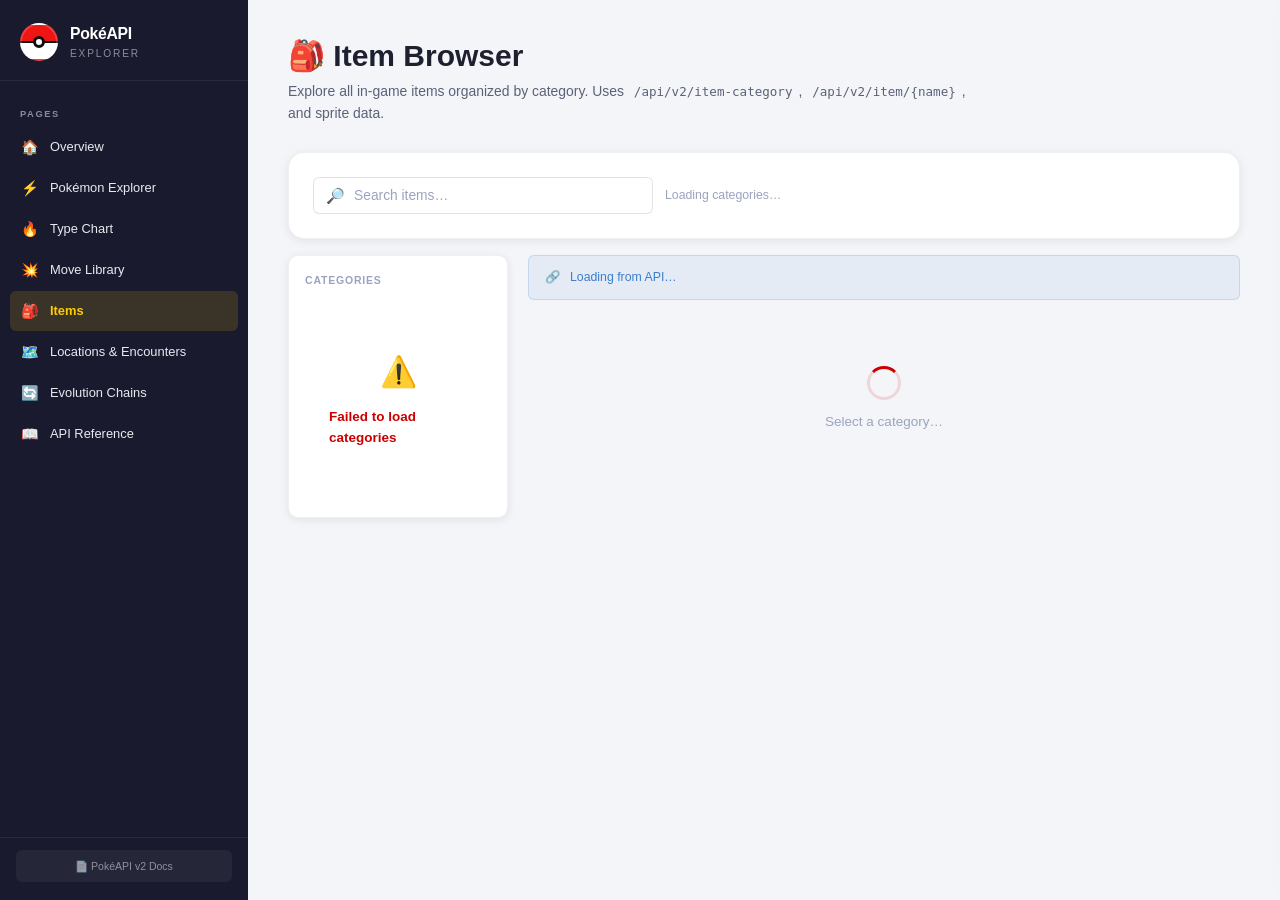
<file: development/items.html>
<!DOCTYPE html>
<html lang="en">
<head>
<meta charset="UTF-8">
<meta name="viewport" content="width=device-width, initial-scale=1.0">
<title>Items — PokéAPI Explorer</title>
<link rel="stylesheet" href="shared.css">
<style>
.items-layout { display:grid; grid-template-columns:220px 1fr; gap:20px; align-items:start; }
.cat-sidebar { position:sticky; top:20px; }
.cat-list { display:flex; flex-direction:column; gap:2px; max-height:70vh; overflow-y:auto; }
.cat-item {
  padding:9px 14px; border-radius:var(--r-sm); cursor:pointer;
  font-size:0.85rem; font-weight:600; transition:var(--t);
  text-transform:capitalize; color:var(--text-light);
  border:1px solid transparent;
}
.cat-item:hover { background:var(--bg); color:var(--text); }
.cat-item.on { background:rgba(204,0,0,0.08); color:var(--red); border-color:rgba(204,0,0,0.15); }

.item-grid { display:grid; grid-template-columns:repeat(auto-fill,minmax(180px,1fr)); gap:10px; }
.item-card {
  display:flex; align-items:center; gap:10px;
  padding:10px 12px; border-radius:var(--r);
  cursor:pointer; transition:var(--t);
  border:1px solid var(--border); background:var(--card-bg);
  overflow:hidden;
}
.item-card:hover { border-color:var(--border-medium); box-shadow:var(--shadow-xs); transform:translateY(-1px); }
.item-card img { width:36px; height:36px; image-rendering:pixelated; flex-shrink:0; }
.item-card-name { font-size:0.82rem; font-weight:700; text-transform:capitalize; line-height:1.3; }
.item-card-cat  { font-size:0.68rem; color:var(--text-muted); text-transform:capitalize; }

/* Detail panel */
.item-detail-panel {
  position:fixed; top:0; right:-480px; width:440px; height:100vh;
  background:var(--card-bg); box-shadow:-8px 0 40px rgba(0,0,0,0.15);
  z-index:200; overflow-y:auto; transition:right var(--t-slow);
}
.item-detail-panel.open { right:0; }
.item-detail-hero { padding:28px 24px 20px; background:linear-gradient(135deg,#1a1a2e,#16213e); }
.item-detail-sprite { width:80px; height:80px; image-rendering:pixelated; margin:0 auto 12px; }
.item-detail-name { font-size:1.3rem; font-weight:900; color:#fff; text-transform:capitalize; text-align:center; }
.item-detail-body { padding:24px; }
.item-stat-row { display:flex; justify-content:space-between; align-items:flex-start; padding:9px 0; border-bottom:1px solid var(--border); font-size:0.86rem; }
.item-stat-row:last-child { border-bottom:none; }
.item-stat-key { color:var(--text-light); font-weight:600; }
.item-stat-val { font-weight:700; text-align:right; max-width:240px; text-transform:capitalize; }
.holder-list { display:flex; flex-wrap:wrap; gap:5px; margin-top:8px; }
.holder-item { display:flex; align-items:center; gap:4px; font-size:0.72rem; background:var(--bg); border-radius:var(--r-sm); padding:3px 8px; cursor:pointer; transition:var(--t); }
.holder-item:hover { background:var(--border); }
.holder-item img { width:24px; height:24px; image-rendering:pixelated; }
</style>
</head>
<body>
<aside id="sidebar"></aside>
<main id="main">
<div class="page">

  <div class="page-header">
    <h1>🎒 Item Browser</h1>
    <p>Explore all in-game items organized by category. Uses <code style="font-size:0.9em;background:var(--bg);padding:2px 6px;border-radius:4px">/api/v2/item-category</code>, <code style="font-size:0.9em;background:var(--bg);padding:2px 6px;border-radius:4px">/api/v2/item/{name}</code>, and sprite data.</p>
  </div>

  <div class="card" style="margin-bottom:16px">
    <div style="display:flex;gap:12px;flex-wrap:wrap;align-items:center">
      <div class="input-wrap" style="flex:1;min-width:200px;max-width:340px">
        <span class="input-icon">🔎</span>
        <input id="item-search" class="input" placeholder="Search items…" autocomplete="off">
      </div>
      <div id="item-status" style="font-size:0.82rem;color:var(--text-muted)">Loading categories…</div>
    </div>
  </div>

  <div class="items-layout">
    <!-- Category sidebar -->
    <div class="cat-sidebar card card-sm">
      <div style="font-size:0.7rem;font-weight:800;text-transform:uppercase;letter-spacing:0.8px;color:var(--text-muted);margin-bottom:8px">Categories</div>
      <div class="cat-list" id="cat-list"><div class="loading-center"><div class="spinner"></div></div></div>
    </div>

    <!-- Item grid -->
    <div>
      <div class="alert alert-info" style="margin-bottom:14px;font-size:0.82rem">
        <span>🔗</span>
        <span id="api-call-info">Loading from API…</span>
      </div>
      <div id="item-grid" class="item-grid stagger">
        <div class="loading-center" style="grid-column:1/-1"><div class="spinner"></div><span>Select a category…</span></div>
      </div>
      <div id="item-pager" style="margin-top:16px;text-align:center"></div>
    </div>
  </div>

</div>
</main>

<!-- Detail panel -->
<div class="overlay" id="overlay"></div>
<div class="item-detail-panel" id="item-detail-panel">
  <div id="item-detail-content"></div>
</div>

<script src="shared.js"></script>
<script>
buildSidebar('items');

let categories = [];
let currentCat = null;
let currentItems = [];
let allItemSearch = [];
let searchMode = false;
let itemPage = 0;
const ITEM_PAGE = 40;

/* Load all categories */
async function loadCategories() {
  try {
    const data = await apiFetch('/item-category?limit=100');
    categories = data.results;
    const catList = document.getElementById('cat-list');
    catList.innerHTML = `<div class="cat-item on" data-cat="all" onclick="selectCat('all')">⭐ All Items</div>` +
      categories.map(c=>`<div class="cat-item" data-cat="${c.name}" onclick="selectCat('${c.name}')">${cap(c.name)}</div>`).join('');
    document.getElementById('item-status').textContent = `${data.count} categories loaded`;
    selectCat('all');
  } catch(e) {
    document.getElementById('cat-list').innerHTML = errorHTML('Failed to load categories');
  }
}

async function selectCat(catName) {
  currentCat = catName;
  searchMode = false;
  document.getElementById('item-search').value = '';
  document.querySelectorAll('.cat-item').forEach(el => el.classList.toggle('on', el.dataset.cat === catName));

  const grid = document.getElementById('item-grid');
  grid.innerHTML = loadingHTML('Loading items…');

  try {
    if (catName === 'all') {
      // Load first 200 items
      const data = await apiFetch('/item?limit=200&offset=0');
      currentItems = data.results;
      document.getElementById('api-call-info').innerHTML = `Loaded <strong>${data.count}</strong> items from <strong>GET /api/v2/item?limit=200</strong>`;
    } else {
      const data = await apiFetch(`/item-category/${catName}`);
      currentItems = data.items || [];
      document.getElementById('api-call-info').innerHTML = `Category "${cap(catName)}" has <strong>${currentItems.length} items</strong> — from <strong>GET /api/v2/item-category/${catName}</strong>`;
    }
    itemPage = 0;
    renderItems(currentItems);
  } catch(e) {
    grid.innerHTML = errorHTML('Failed to load items.');
  }
}

function renderItems(items) {
  const grid = document.getElementById('item-grid');
  const start = itemPage * ITEM_PAGE;
  const slice = items.slice(start, start + ITEM_PAGE);
  const total = Math.ceil(items.length / ITEM_PAGE);

  if (!slice.length) { grid.innerHTML = emptyHTML('No items found.'); return; }

  grid.innerHTML = slice.map(item => {
    const name = item.name || item.url?.split('/').filter(Boolean).pop() || '?';
    const id = item.url ? urlId(item.url) : '';
    return `<div class="item-card" onclick="loadItemDetail('${name}')">
      <img src="https://raw.githubusercontent.com/PokeAPI/sprites/master/sprites/items/${name}.png"
           alt="${name}" onerror="this.src='https://raw.githubusercontent.com/PokeAPI/sprites/master/sprites/items/potion.png'">
      <div><div class="item-card-name">${cap(name)}</div><div class="item-card-cat">${currentCat === 'all' ? '' : cap(currentCat)}</div></div>
    </div>`;
  }).join('');

  const pager = document.getElementById('item-pager');
  if (total > 1) {
    pager.innerHTML = `
      <button class="btn btn-secondary btn-sm" onclick="changeItemPage(-1)" ${itemPage===0?'disabled':''}>← Prev</button>
      <span style="font-size:0.82rem;color:var(--text-muted);margin:0 8px">Page ${itemPage+1}/${total} · ${items.length} items</span>
      <button class="btn btn-secondary btn-sm" onclick="changeItemPage(1)" ${itemPage>=total-1?'disabled':''}>Next →</button>`;
  } else {
    pager.innerHTML = `<span style="font-size:0.8rem;color:var(--text-muted)">${items.length} items</span>`;
  }
}

function changeItemPage(d) {
  const items = searchMode ? allItemSearch : currentItems;
  const total = Math.ceil(items.length / ITEM_PAGE);
  itemPage = Math.max(0, Math.min(itemPage+d, total-1));
  renderItems(items);
}

/* Item detail */
async function loadItemDetail(name) {
  const panel = document.getElementById('item-detail-panel');
  const overlay = document.getElementById('overlay');
  const content = document.getElementById('item-detail-content');
  panel.classList.add('open');
  overlay.classList.add('on');
  content.innerHTML = loadingHTML(`Loading ${cap(name)}…`);

  try {
    const d = await apiFetch(`/item/${name}`);

    const effect = d.effect_entries?.find(e=>e.language.name==='en');
    const shortEff = effect?.short_effect || '';
    const longEff  = effect?.effect || '';
    const flavorEn = d.flavor_text_entries?.find(e=>e.language.name==='en');

    const holders = (d.held_by_pokemon || []).slice(0, 20);

    content.innerHTML = `
      <div class="item-detail-hero">
        <div style="display:flex;justify-content:flex-end;padding:0 0 8px">
          <button class="detail-close" onclick="closeItemDetail()">✕</button>
        </div>
        <img class="item-detail-sprite"
          src="https://raw.githubusercontent.com/PokeAPI/sprites/master/sprites/items/${d.name}.png"
          alt="${d.name}"
          onerror="this.style.opacity='0.3'">
        <div class="item-detail-name">${cap(d.name)}</div>
        ${d.category?.name ? `<div style="margin-top:6px"><span class="badge badge-gray">${cap(d.category.name)}</span></div>` : ''}
      </div>
      <div class="item-detail-body">
        ${flavorEn ? `<p style="font-size:0.86rem;color:var(--text-light);font-style:italic;line-height:1.65;margin-bottom:16px">"${flavorEn.text}"</p>` : ''}

        <div class="item-stat-row"><span class="item-stat-key">Cost</span><span class="item-stat-val">${fmtCost(d.cost)}</span></div>
        ${d.fling_power ? `<div class="item-stat-row"><span class="item-stat-key">Fling Power</span><span class="item-stat-val">${d.fling_power}</span></div>` : ''}
        ${d.fling_effect?.name ? `<div class="item-stat-row"><span class="item-stat-key">Fling Effect</span><span class="item-stat-val">${cap(d.fling_effect.name)}</span></div>` : ''}
        ${d.attributes?.length ? `<div class="item-stat-row"><span class="item-stat-key">Attributes</span><span class="item-stat-val">${d.attributes.map(a=>cap(a.name)).join(', ')}</span></div>` : ''}

        ${shortEff ? `<div style="margin:16px 0 10px">
          <div style="font-size:0.68rem;font-weight:800;text-transform:uppercase;letter-spacing:0.6px;color:var(--text-muted);margin-bottom:6px">Effect</div>
          <p style="font-size:0.85rem;color:var(--text);line-height:1.6">${shortEff}</p>
        </div>` : ''}

        ${holders.length ? `<div style="margin-top:16px">
          <div style="font-size:0.68rem;font-weight:800;text-transform:uppercase;letter-spacing:0.6px;color:var(--text-muted);margin-bottom:8px">Held by Pokémon (${d.held_by_pokemon.length})</div>
          <div class="holder-list">
            ${holders.map(({pokemon:p}) => {
              const id = urlId(p.url);
              return `<div class="holder-item" onclick="window.location='pokemon.html?q=${p.name}'" title="${cap(p.name)}">
                <img src="${spriteUrl(id)}" alt="${p.name}">
                <span>${cap(p.name)}</span>
              </div>`;
            }).join('')}
            ${d.held_by_pokemon.length > 20 ? `<span style="font-size:0.74rem;color:var(--text-muted)">+${d.held_by_pokemon.length-20} more</span>` : ''}
          </div>
        </div>` : ''}

        <div style="background:var(--code-bg);border-radius:var(--r-sm);padding:10px 14px;font-family:monospace;font-size:0.72rem;color:#94e2d5;margin-top:16px">
          GET /api/v2/item/${name}
        </div>
      </div>`;
  } catch(e) {
    content.innerHTML = errorHTML('Failed to load item data.');
  }
}

function closeItemDetail() {
  document.getElementById('item-detail-panel').classList.remove('open');
  document.getElementById('overlay').classList.remove('on');
}
document.getElementById('overlay').addEventListener('click', closeItemDetail);

/* Search */
document.getElementById('item-search').addEventListener('input', debounce(async e => {
  const q = e.target.value.toLowerCase().trim().replace(/\s+/g,'-');
  if (!q) { searchMode = false; selectCat(currentCat || 'all'); return; }
  searchMode = true;

  if (!allItemSearch.length || allItemSearch[0]._query !== q) {
    // Fetch all items and filter
    const data = await apiFetch('/item?limit=1500');
    allItemSearch = data.results.filter(i => i.name.includes(q));
    allItemSearch._query = q;
  }
  itemPage = 0;
  document.getElementById('api-call-info').innerHTML = `Search results for "<strong>${q}</strong>": ${allItemSearch.length} items`;
  renderItems(allItemSearch);
}, 350));

loadCategories();
</script>
</body>
</html>
</file>
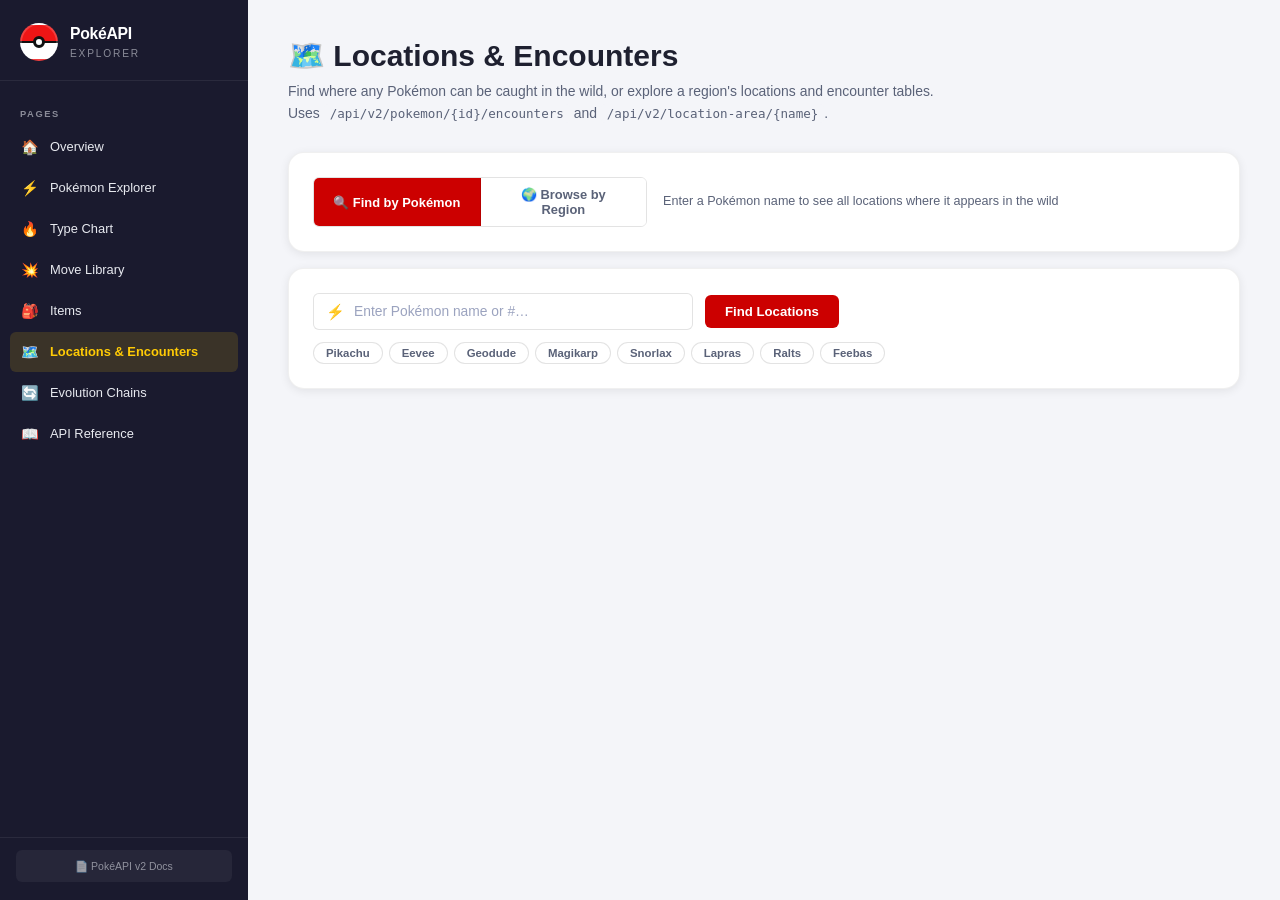
<file: development/locations.html>
<!DOCTYPE html>
<html lang="en">
<head>
<meta charset="UTF-8">
<meta name="viewport" content="width=device-width, initial-scale=1.0">
<title>Locations & Encounters — PokéAPI Explorer</title>
<link rel="stylesheet" href="shared.css">
<style>
.mode-toggle { display:flex; gap:0; border:1.5px solid var(--border-medium); border-radius:var(--r-sm); overflow:hidden; }
.mode-btn { flex:1; padding:9px 18px; font-size:0.86rem; font-weight:700; background:var(--card-bg); border:none; color:var(--text-light); cursor:pointer; transition:var(--t); }
.mode-btn.on { background:var(--red); color:#fff; }
.mode-btn:first-child { border-right:1.5px solid var(--border-medium); }

.encounter-badge {
  display:inline-flex; padding:3px 8px; border-radius:var(--r-sm);
  font-size:0.68rem; font-weight:700; text-transform:capitalize;
  background:rgba(61,125,202,0.1); color:var(--blue);
}

.location-card { border:1px solid var(--border); border-radius:var(--r-lg); overflow:hidden; margin-bottom:8px; }
.location-card-header {
  display:flex; align-items:center; justify-content:space-between;
  padding:13px 18px; background:var(--card-bg); cursor:pointer;
  transition:var(--t); border-bottom:1px solid transparent; user-select:none;
}
.location-card-header:hover { background:var(--bg); }
.location-card-header.open { border-bottom-color:var(--border); }
.location-card-header .chevron { transition:transform var(--t); color:var(--text-muted); font-size:0.85rem; }
.location-card-header.open .chevron { transform:rotate(90deg); }
.location-name { font-weight:700; font-size:0.92rem; text-transform:capitalize; }
.location-card-body { display:none; padding:16px 18px; background:var(--card-bg); }
.location-card-body.open { display:block; }

.enc-pokemon-row { display:flex; align-items:center; gap:12px; padding:8px 0; border-bottom:1px solid var(--border); }
.enc-pokemon-row:last-child { border-bottom:none; }
.enc-poke-sprite { width:44px; height:44px; image-rendering:pixelated; flex-shrink:0; }
.enc-poke-name { font-weight:700; font-size:0.88rem; text-transform:capitalize; flex:1; cursor:pointer; }
.enc-poke-name:hover { color:var(--blue); }
.enc-details { font-size:0.74rem; color:var(--text-muted); display:flex; gap:6px; flex-wrap:wrap; }
.enc-pill { background:var(--bg); padding:2px 8px; border-radius:var(--r-full); white-space:nowrap; }

.region-grid { display:grid; grid-template-columns:repeat(auto-fill,minmax(140px,1fr)); gap:10px; }
.region-card {
  background:var(--card-bg); border:1px solid var(--border); border-radius:var(--r-lg);
  padding:16px 14px; cursor:pointer; transition:var(--t); text-align:center;
}
.region-card:hover { border-color:var(--border-medium); box-shadow:var(--shadow-sm); transform:translateY(-2px); }
.region-card.on { border-color:var(--red); box-shadow:0 0 0 2px rgba(204,0,0,0.15); }
.region-icon { font-size:1.8rem; margin-bottom:6px; }
.region-name { font-size:0.88rem; font-weight:800; text-transform:capitalize; }
.region-games { font-size:0.7rem; color:var(--text-muted); margin-top:2px; }

.version-tabs { display:flex; flex-wrap:wrap; gap:4px; margin-bottom:14px; }
.ver-tab {
  padding:4px 12px; border-radius:var(--r-full); font-size:0.76rem; font-weight:700;
  cursor:pointer; border:1.5px solid var(--border-medium); color:var(--text-light);
  background:var(--card-bg); transition:var(--t); text-transform:capitalize;
}
.ver-tab:hover { border-color:var(--text-muted); color:var(--text); }
.ver-tab.on { background:var(--blue); color:#fff; border-color:transparent; }
.ver-panel { display:none; }
.ver-panel.on { display:block; }
</style>
</head>
<body>
<aside id="sidebar"></aside>
<main id="main">
<div class="page">

  <div class="page-header">
    <h1>🗺️ Locations &amp; Encounters</h1>
    <p>Find where any Pokémon can be caught in the wild, or explore a region's locations and encounter tables. Uses <code style="font-size:0.9em;background:var(--bg);padding:2px 6px;border-radius:4px">/api/v2/pokemon/{id}/encounters</code> and <code style="font-size:0.9em;background:var(--bg);padding:2px 6px;border-radius:4px">/api/v2/location-area/{name}</code>.</p>
  </div>

  <!-- Mode Toggle -->
  <div class="card" style="margin-bottom:16px">
    <div style="display:flex;align-items:center;gap:16px;flex-wrap:wrap">
      <div class="mode-toggle">
        <button class="mode-btn on" id="mode-pokemon-btn" onclick="setMode('pokemon')">🔍 Find by Pokémon</button>
        <button class="mode-btn"    id="mode-region-btn"  onclick="setMode('region')">🌍 Browse by Region</button>
      </div>
      <div id="mode-desc" style="font-size:0.84rem;color:var(--text-light)">Enter a Pokémon name to see all locations where it appears in the wild</div>
    </div>
  </div>

  <!-- POKEMON MODE -->
  <div id="mode-pokemon">
    <div class="card" style="margin-bottom:16px">
      <div style="display:flex;gap:12px;align-items:center;flex-wrap:wrap">
        <div class="input-wrap" style="flex:1;min-width:220px;max-width:380px">
          <span class="input-icon">⚡</span>
          <input id="poke-search" class="input" placeholder="Enter Pokémon name or #…" autocomplete="off">
        </div>
        <button class="btn btn-primary" onclick="searchPokemonEncounters()">Find Locations</button>
      </div>
      <!-- Quick picks rendered by JS -->
      <div class="flex gap-6 wrap mt-12" id="quick-picks"></div>
    </div>
    <div id="pokemon-encounter-result"></div>
  </div>

  <!-- REGION MODE -->
  <div id="mode-region" class="hidden">
    <div class="card" style="margin-bottom:16px">
      <h3 style="margin-bottom:14px">Select a Region</h3>
      <!-- Region cards rendered by JS -->
      <div class="region-grid" id="region-grid"></div>
    </div>
    <div id="region-locations"></div>
  </div>

</div>
</main>
<script src="shared.js"></script>
<script>
buildSidebar('locations');

/* === STATIC DATA === */
const QUICK_PICKS = ['pikachu','eevee','geodude','magikarp','snorlax','lapras','ralts','feebas'];

const REGIONS = [
  {name:'kanto',  icon:'🔴', games:'Red / Blue / Yellow'},
  {name:'johto',  icon:'🌿', games:'Gold / Silver / Crystal'},
  {name:'hoenn',  icon:'🌊', games:'Ruby / Sapphire / Emerald'},
  {name:'sinnoh', icon:'❄️', games:'Diamond / Pearl / Platinum'},
  {name:'unova',  icon:'⚡', games:'Black / White'},
  {name:'kalos',  icon:'🗼', games:'X / Y'},
  {name:'alola',  icon:'🌺', games:'Sun / Moon'},
  {name:'galar',  icon:'🏰', games:'Sword / Shield'},
];

/* Render quick-pick pills */
document.getElementById('quick-picks').innerHTML = QUICK_PICKS
  .map(n => `<button class="pill" onclick="quickPick('${n}')">${cap(n)}</button>`)
  .join('');

/* Render region cards */
document.getElementById('region-grid').innerHTML = REGIONS
  .map(r => `
    <div class="region-card" id="region-card-${r.name}" onclick="selectRegion('${r.name}')">
      <div class="region-icon">${r.icon}</div>
      <div class="region-name">${r.name}</div>
      <div class="region-games">${r.games}</div>
    </div>`)
  .join('');

/* === MODE TOGGLE === */
let currentMode = 'pokemon';

function setMode(mode) {
  currentMode = mode;
  document.getElementById('mode-pokemon').classList.toggle('hidden', mode !== 'pokemon');
  document.getElementById('mode-region').classList.toggle('hidden',  mode !== 'region');
  document.getElementById('mode-pokemon-btn').classList.toggle('on', mode === 'pokemon');
  document.getElementById('mode-region-btn').classList.toggle('on',  mode === 'region');
  document.getElementById('mode-desc').textContent = mode === 'pokemon'
    ? 'Enter a Pokémon name to see all locations where it appears in the wild'
    : 'Select a region to browse all its locations and encounter tables';
}

/* === POKEMON ENCOUNTER SEARCH === */
function quickPick(name) {
  document.getElementById('poke-search').value = name;
  searchPokemonEncounters();
}

async function searchPokemonEncounters() {
  const raw = document.getElementById('poke-search').value.trim();
  if (!raw) return;
  const q = raw.toLowerCase().replace(/\s+/g, '-');
  const result = document.getElementById('pokemon-encounter-result');
  result.innerHTML = loadingHTML(`Looking up ${cap(q)}'s encounter locations…`);

  try {
    const [poke, encounters] = await Promise.all([
      apiFetch(`/pokemon/${q}`),
      apiFetch(`/pokemon/${q}/encounters`),
    ]);

    const id = poke.id;

    /* --- No wild encounters --- */
    if (!encounters.length) {
      result.innerHTML = `
        <div class="card">
          <div style="display:flex;align-items:center;gap:16px;margin-bottom:16px">
            <img src="${artworkUrl(id)}" style="width:72px;height:72px;image-rendering:pixelated" onerror="this.src='${spriteUrl(id)}'">
            <div>
              <h2 style="margin-bottom:6px">${cap(poke.name)}</h2>
              ${typeBadges(poke.types)}
            </div>
          </div>
          <div class="alert alert-warn">
            <span>⚠️</span>
            <span><strong>${cap(poke.name)}</strong> cannot be found in the wild in any game. It must be obtained via evolution, trade, or event.</span>
          </div>
          <div style="background:var(--code-bg);border-radius:var(--r-sm);padding:10px 14px;font-family:monospace;font-size:0.74rem;color:#94e2d5;margin-top:14px">
            GET /api/v2/pokemon/${q}/encounters → []
          </div>
        </div>`;
      return;
    }

    /* --- Group encounters by game version --- */
    const byVersion = {};
    encounters.forEach(enc => {
      enc.version_details.forEach(vd => {
        const v = vd.version.name;
        if (!byVersion[v]) byVersion[v] = [];
        const details = vd.encounter_details || [];
        byVersion[v].push({
          location: enc.location_area.name,
          methods:  [...new Set(details.map(e => e.method?.name).filter(Boolean))],
          minLevel: details.length ? Math.min(...details.map(e => e.min_level)) : 0,
          maxLevel: details.length ? Math.max(...details.map(e => e.max_level)) : 0,
          chance:   details.reduce((s, e) => s + (e.chance || 0), 0),
        });
      });
    });

    const versions = Object.keys(byVersion);
    const firstVer = versions[0];

    /* Build version tabs + panels HTML */
    const tabsHtml = versions.map((v, i) =>
      `<button class="ver-tab${i === 0 ? ' on' : ''}" data-ver="${v}" onclick="switchVerTab(this)">${cap(v)}</button>`
    ).join('');

    const panelsHtml = versions.map((v, i) => {
      const rows = byVersion[v].map(loc => `
        <tr>
          <td style="font-weight:600;text-transform:capitalize">${cap(loc.location)}</td>
          <td>${loc.methods.map(m => `<span class="encounter-badge">${cap(m)}</span>`).join(' ') || '—'}</td>
          <td style="font-size:0.88rem;white-space:nowrap">${loc.minLevel}–${loc.maxLevel}</td>
          <td style="font-weight:700;color:${loc.chance > 30 ? '#27ae60' : loc.chance > 10 ? '#f39c12' : '#e74c3c'}">${loc.chance}%</td>
        </tr>`).join('');
      return `
        <div class="ver-panel${i === 0 ? ' on' : ''}" data-ver="${v}">
          <table class="data-table" style="width:100%">
            <thead><tr><th>Location Area</th><th>Method</th><th>Levels</th><th>Rate</th></tr></thead>
            <tbody>${rows}</tbody>
          </table>
        </div>`;
    }).join('');

    result.innerHTML = `
      <div class="card">
        <div style="display:flex;align-items:center;gap:16px;margin-bottom:20px;flex-wrap:wrap">
          <img src="${artworkUrl(id)}" style="width:88px;height:88px;image-rendering:pixelated;flex-shrink:0"
               onerror="this.src='${spriteUrl(id)}'">
          <div>
            <h2 style="margin-bottom:6px">${cap(poke.name)}</h2>
            ${typeBadges(poke.types)}
            <div style="margin-top:8px;font-size:0.82rem;color:var(--text-light)">
              Found in <strong>${encounters.length}</strong> location area${encounters.length !== 1 ? 's' : ''}
              across <strong>${versions.length}</strong> game version${versions.length !== 1 ? 's' : ''}
            </div>
          </div>
        </div>

        <div style="background:var(--code-bg);border-radius:var(--r-sm);padding:10px 14px;font-family:monospace;font-size:0.74rem;color:#94e2d5;margin-bottom:20px">
          GET /api/v2/pokemon/${q}/encounters → ${encounters.length} location areas
        </div>

        <div class="version-tabs">${tabsHtml}</div>
        ${panelsHtml}
      </div>`;

  } catch (e) {
    result.innerHTML = errorHTML(`Could not find "${raw}". Check the spelling and try again.`);
  }
}

function switchVerTab(btn) {
  const card = btn.closest('.card');
  const ver = btn.dataset.ver;
  card.querySelectorAll('.ver-tab').forEach(t => t.classList.remove('on'));
  card.querySelectorAll('.ver-panel').forEach(p => p.classList.remove('on'));
  btn.classList.add('on');
  card.querySelector(`.ver-panel[data-ver="${ver}"]`)?.classList.add('on');
}

/* === REGION BROWSER === */
let selectedRegion = null;

async function selectRegion(name) {
  /* Update card highlight */
  if (selectedRegion) {
    document.getElementById(`region-card-${selectedRegion}`)?.classList.remove('on');
  }
  selectedRegion = name;
  document.getElementById(`region-card-${name}`)?.classList.add('on');

  const locDiv = document.getElementById('region-locations');
  locDiv.innerHTML = loadingHTML(`Loading ${cap(name)} locations…`);

  try {
    const regionData = await apiFetch(`/region/${name}`);
    const locations  = regionData.locations || [];

    if (!locations.length) {
      locDiv.innerHTML = `<div class="card">${emptyHTML('No locations found for this region.')}</div>`;
      return;
    }

    /* Render accordion list — bodies start empty, filled on first open */
    const locCardsHtml = locations.map(loc => `
      <div class="location-card">
        <div class="location-card-header" onclick="toggleLocation(this, '${loc.name}')">
          <div class="location-name">${cap(loc.name)}</div>
          <span class="chevron">›</span>
        </div>
        <div class="location-card-body">
          <div id="loc-body-${CSS.escape(loc.name)}"></div>
        </div>
      </div>`).join('');

    locDiv.innerHTML = `
      <div class="card">
        <div style="display:flex;align-items:center;justify-content:space-between;margin-bottom:14px">
          <h2>${cap(name)} Region</h2>
          <span style="font-size:0.82rem;color:var(--text-muted)">${locations.length} locations</span>
        </div>
        <div class="alert alert-info" style="margin-bottom:16px;font-size:0.82rem">
          <span>🔗</span>
          <span>GET /api/v2/region/${name} → ${locations.length} locations. Click any row to load encounter data.</span>
        </div>
        ${locCardsHtml}
      </div>`;

  } catch (e) {
    locDiv.innerHTML = errorHTML(`Failed to load ${cap(name)} region data.`);
  }
}

async function toggleLocation(header, locName) {
  const body   = header.nextElementSibling;
  const isOpen = header.classList.contains('open');

  header.classList.toggle('open');
  body.classList.toggle('open');

  if (isOpen) return; /* Was already open — just collapsed, nothing to load */

  const safeId  = CSS.escape(locName);
  const container = document.getElementById(`loc-body-${safeId}`);
  if (!container || container.dataset.loaded) return;
  container.dataset.loaded = '1';

  container.innerHTML = loadingHTML('Loading areas…');

  try {
    const loc   = await apiFetch(`/location/${locName}`);
    const areas = loc.areas || [];

    if (!areas.length) {
      container.innerHTML = '<p style="color:var(--text-muted);font-size:0.85rem;padding:8px 0">No areas available for this location.</p>';
      return;
    }

    /* Render a placeholder for each area, then load each in parallel */
    container.innerHTML = areas.map(a => `
      <div style="margin-bottom:14px">
        <div style="font-size:0.8rem;font-weight:700;color:var(--text-light);margin-bottom:6px;text-transform:capitalize">
          ${cap(a.name)}
        </div>
        <div id="area-${CSS.escape(a.name)}" class="area-encounters">
          <div class="loading-center" style="padding:16px"><div class="spinner" style="width:22px;height:22px;border-width:2px"></div></div>
        </div>
      </div>`).join('');

    areas.forEach(a => loadAreaEncounters(a.name));

  } catch (e) {
    container.innerHTML = errorHTML('Failed to load location areas.');
  }
}

async function loadAreaEncounters(areaName) {
  const safeId = CSS.escape(areaName);
  const el = document.getElementById(`area-${safeId}`);
  if (!el) return;

  try {
    const data    = await apiFetch(`/location-area/${areaName}`);
    const pokemon = data.pokemon_encounters || [];

    if (!pokemon.length) {
      el.innerHTML = '<p style="font-size:0.78rem;color:var(--text-muted);padding:4px 0">No wild Pokémon in this area.</p>';
      return;
    }

    /* Show best version's data (first version_details entry) */
    const rows = pokemon.slice(0, 16).map(({ pokemon: p, version_details: vd }) => {
      const pid    = urlId(p.url);
      const detail = vd[0]?.encounter_details || [];
      const minLv  = detail.length ? Math.min(...detail.map(e => e.min_level)) : '?';
      const maxLv  = detail.length ? Math.max(...detail.map(e => e.max_level)) : '?';
      const method = detail[0]?.method?.name || '';
      const chance = detail.reduce((s, e) => s + (e.chance || 0), 0);

      return `
        <div class="enc-pokemon-row">
          <img class="enc-poke-sprite" src="${spriteUrl(pid)}" alt="${p.name}" loading="lazy">
          <div class="enc-poke-name" onclick="window.location='pokemon.html?q=${p.name}'">${cap(p.name)}</div>
          <div class="enc-details">
            ${method ? `<span class="enc-pill">${cap(method)}</span>` : ''}
            <span class="enc-pill">Lv ${minLv}–${maxLv}</span>
            <span class="enc-pill">${chance}%</span>
          </div>
        </div>`;
    }).join('');

    const extra = pokemon.length > 16
      ? `<p style="font-size:0.74rem;color:var(--text-muted);margin-top:6px">+${pokemon.length - 16} more Pokémon</p>`
      : '';

    el.innerHTML = rows + extra;

  } catch (e) {
    el.innerHTML = '<p style="font-size:0.78rem;color:var(--text-muted)">Could not load encounter data.</p>';
  }
}

/* === KEYBOARD & QUERY STRING === */
document.getElementById('poke-search').addEventListener('keydown', e => {
  if (e.key === 'Enter') searchPokemonEncounters();
});

const qs = new URLSearchParams(location.search);
if (qs.get('q')) {
  document.getElementById('poke-search').value = qs.get('q');
  searchPokemonEncounters();
}
</script>
</body>
</html>
</file>
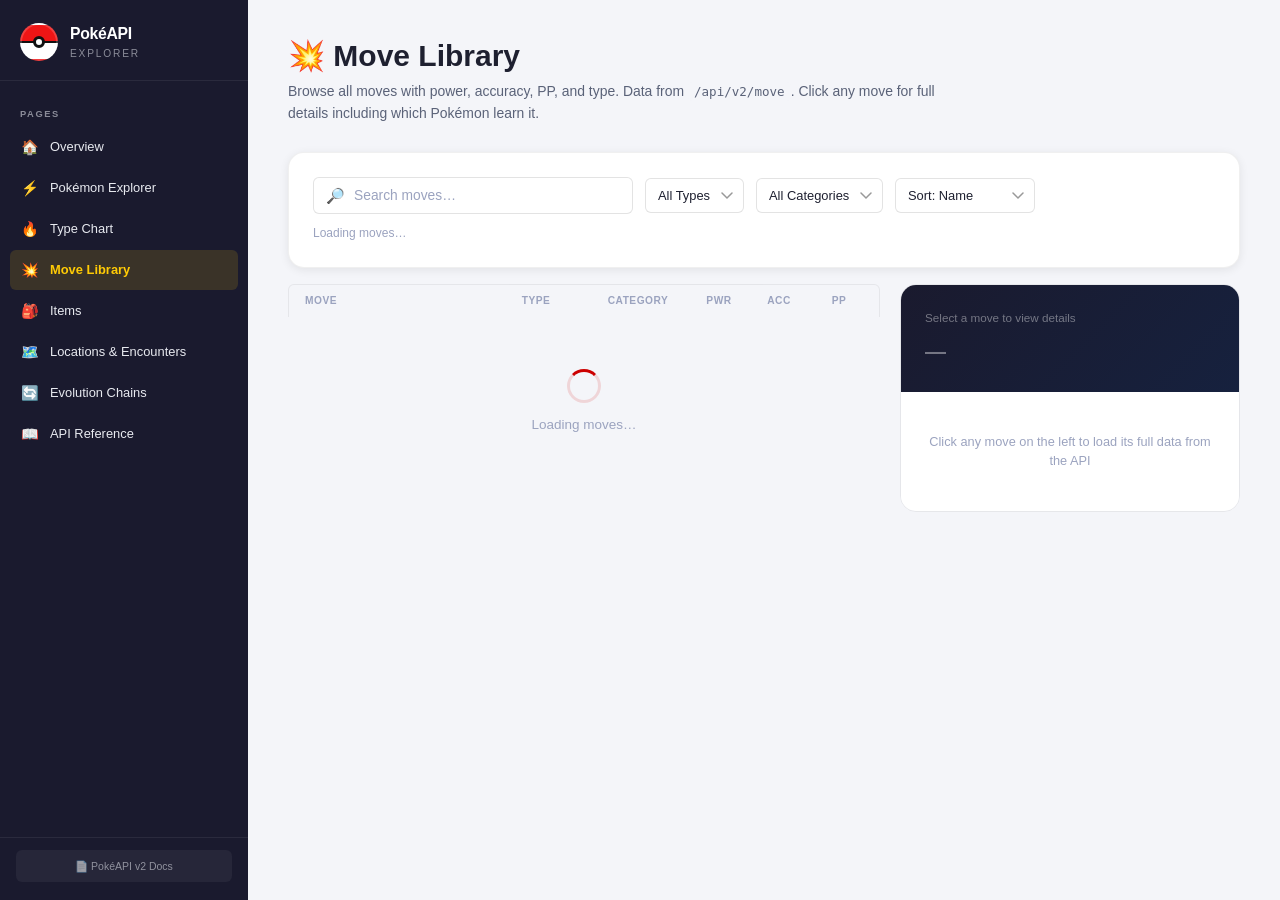
<file: development/moves.html>
<!DOCTYPE html>
<html lang="en">
<head>
<meta charset="UTF-8">
<meta name="viewport" content="width=device-width, initial-scale=1.0">
<title>Move Library — PokéAPI Explorer</title>
<link rel="stylesheet" href="shared.css">
<style>
.moves-layout { display:grid; grid-template-columns:1fr 340px; gap:20px; align-items:start; }
.move-list-header {
  display:grid; grid-template-columns:1fr 90px 90px 48px 48px 48px;
  align-items:center; gap:12px; padding:8px 16px;
  background:var(--bg); border-radius:var(--r-sm) var(--r-sm) 0 0;
  border:1px solid var(--border); border-bottom:none;
  font-size:0.68rem; font-weight:800; text-transform:uppercase; letter-spacing:0.5px;
  color:var(--text-muted);
}
.move-detail-card {
  border:1px solid var(--border); border-radius:var(--r-lg);
  overflow:hidden; position:sticky; top:20px;
}
.move-detail-hero {
  padding:24px; display:flex; flex-direction:column; gap:8px;
  background: linear-gradient(135deg,#1a1a2e,#16213e);
}
.move-detail-name { font-size:1.4rem; font-weight:900; color:#fff; text-transform:capitalize; }
.move-detail-body { padding:20px; background:var(--card-bg); }
.move-stat-row { display:flex; justify-content:space-between; align-items:center; padding:9px 0; border-bottom:1px solid var(--border); font-size:0.88rem; }
.move-stat-row:last-child { border-bottom:none; }
.move-stat-key { color:var(--text-light); font-weight:600; }
.move-stat-val { font-weight:800; }
.pokemon-learns { display:flex; flex-wrap:wrap; gap:5px; }
.learns-item { display:flex; align-items:center; gap:4px; font-size:0.72rem; cursor:pointer; background:var(--bg); border-radius:var(--r-sm); padding:3px 7px; transition:var(--t); }
.learns-item:hover { background:var(--border); }
.learns-item img { width:24px; height:24px; image-rendering:pixelated; }
</style>
</head>
<body>
<aside id="sidebar"></aside>
<main id="main">
<div class="page">

  <div class="page-header">
    <h1>💥 Move Library</h1>
    <p>Browse all moves with power, accuracy, PP, and type. Data from <code style="font-size:0.9em;background:var(--bg);padding:2px 6px;border-radius:4px">/api/v2/move</code>. Click any move for full details including which Pokémon learn it.</p>
  </div>

  <!-- Filters -->
  <div class="card" style="margin-bottom:16px">
    <div style="display:flex;gap:12px;flex-wrap:wrap;align-items:center">
      <div class="input-wrap" style="flex:1;min-width:200px;max-width:320px">
        <span class="input-icon">🔎</span>
        <input id="move-search" class="input" placeholder="Search moves…" autocomplete="off">
      </div>
      <select id="type-filter" class="select">
        <option value="">All Types</option>
        <option value="normal">Normal</option><option value="fire">Fire</option>
        <option value="water">Water</option><option value="electric">Electric</option>
        <option value="grass">Grass</option><option value="ice">Ice</option>
        <option value="fighting">Fighting</option><option value="poison">Poison</option>
        <option value="ground">Ground</option><option value="flying">Flying</option>
        <option value="psychic">Psychic</option><option value="bug">Bug</option>
        <option value="rock">Rock</option><option value="ghost">Ghost</option>
        <option value="dragon">Dragon</option><option value="dark">Dark</option>
        <option value="steel">Steel</option><option value="fairy">Fairy</option>
      </select>
      <select id="cat-filter" class="select">
        <option value="">All Categories</option>
        <option value="physical">Physical</option>
        <option value="special">Special</option>
        <option value="status">Status</option>
      </select>
      <select id="sort-by" class="select">
        <option value="name">Sort: Name</option>
        <option value="power">Sort: Power ↓</option>
        <option value="accuracy">Sort: Accuracy ↓</option>
        <option value="pp">Sort: PP ↓</option>
      </select>
    </div>
    <div id="filter-status" style="margin-top:10px;font-size:0.8rem;color:var(--text-muted)">Loading moves…</div>
  </div>

  <div class="moves-layout">
    <!-- Move list -->
    <div>
      <div class="move-list-header">
        <div>Move</div>
        <div style="text-align:center">Type</div>
        <div style="text-align:center">Category</div>
        <div style="text-align:center">PWR</div>
        <div style="text-align:center">ACC</div>
        <div style="text-align:center">PP</div>
      </div>
      <div id="move-list">
        <div class="loading-center"><div class="spinner"></div><span>Loading moves…</span></div>
      </div>
      <div class="pager" id="pager" style="margin-top:16px;display:flex;align-items:center;gap:8px;justify-content:center"></div>
    </div>

    <!-- Detail panel (sticky) -->
    <div class="move-detail-card" id="move-detail">
      <div class="move-detail-hero">
        <div style="font-size:0.78rem;color:rgba(255,255,255,0.4)">Select a move to view details</div>
        <div class="move-detail-name" style="color:rgba(255,255,255,0.4)">—</div>
      </div>
      <div class="move-detail-body">
        <p style="color:var(--text-muted);font-size:0.85rem;text-align:center;padding:20px 0">Click any move on the left to load its full data from the API</p>
      </div>
    </div>
  </div>

</div>
</main>
<script src="shared.js"></script>
<script>
buildSidebar('moves');

let allMoves = [];
let filteredMoves = [];
let loadedDetails = {};  // cache of full move data
let page = 0;
const PAGE_SIZE = 30;

/* Load all move names */
async function loadMoveList() {
  const data = await apiFetch('/move?limit=950');
  allMoves = data.results;
  document.getElementById('filter-status').textContent =
    `${data.count} moves total — showing first ${PAGE_SIZE} (load details on demand)`;
  applyFilters();
}

function applyFilters() {
  const q = document.getElementById('move-search').value.toLowerCase().trim();
  const typeF = document.getElementById('type-filter').value;
  const catF  = document.getElementById('cat-filter').value;
  const sortBy = document.getElementById('sort-by').value;

  if (!q && !typeF && !catF && sortBy === 'name') {
    filteredMoves = allMoves;
  } else {
    filteredMoves = allMoves.filter(m => {
      if (q && !m.name.includes(q.replace(/\s/g,'-'))) return false;
      return true;
    });
  }
  page = 0;
  renderList();
}

function renderList() {
  const start = page * PAGE_SIZE;
  const slice = filteredMoves.slice(start, start + PAGE_SIZE);
  const total = Math.ceil(filteredMoves.length / PAGE_SIZE);
  const listEl = document.getElementById('move-list');

  if (!slice.length) {
    listEl.innerHTML = emptyHTML('No moves found.');
    document.getElementById('pager').innerHTML = '';
    return;
  }

  listEl.innerHTML = slice.map(m => {
    const cached = loadedDetails[m.name];
    const color = cached ? TYPE_COLORS[cached.type?.name] || '#aaa' : 'var(--border-medium)';
    const pwr = cached ? moveDispVal(cached.power) : '…';
    const acc = cached ? moveDispVal(cached.accuracy) : '…';
    const pp  = cached ? cached.pp : '…';
    const typeBadgeHtml = cached ? typeBadge(cached.type.name) : `<span style="font-size:0.72rem;color:var(--text-muted)">…</span>`;
    const catHtml = cached ? catBadge(cached.damage_class.name) : `<span style="font-size:0.72rem;color:var(--text-muted)">…</span>`;

    return `<div class="move-row" data-name="${m.name}" onclick="loadMoveDetail('${m.name}')">
      <div class="move-row-name">${cap(m.name)}</div>
      <div id="mc-type-${m.name}" style="text-align:center">${typeBadgeHtml}</div>
      <div id="mc-cat-${m.name}"  style="text-align:center">${catHtml}</div>
      <div id="mc-pwr-${m.name}"  class="move-col-val">${pwr}</div>
      <div id="mc-acc-${m.name}"  class="move-col-val">${acc}</div>
      <div id="mc-pp-${m.name}"   class="move-col-val">${pp}</div>
    </div>`;
  }).join('');

  // Lazy load move details for visible moves
  slice.forEach(m => {
    if (!loadedDetails[m.name]) loadMoveMeta(m.name);
  });

  // Pager
  const pager = document.getElementById('pager');
  if (total > 1) {
    pager.innerHTML = `
      <button class="btn btn-secondary btn-sm" onclick="changePage(-1)" ${page===0?'disabled':''}>← Prev</button>
      <span style="font-size:0.82rem;color:var(--text-muted)">Page ${page+1}/${total} (${filteredMoves.length} moves)</span>
      <button class="btn btn-secondary btn-sm" onclick="changePage(1)" ${page>=total-1?'disabled':''}>Next →</button>`;
  } else {
    pager.innerHTML = `<span style="font-size:0.8rem;color:var(--text-muted)">${filteredMoves.length} moves</span>`;
  }

  document.getElementById('filter-status').textContent =
    `Showing ${start+1}–${Math.min(start+PAGE_SIZE, filteredMoves.length)} of ${filteredMoves.length} moves`;
}

async function loadMoveMeta(name) {
  try {
    const data = await apiFetch(`/move/${name}`);
    loadedDetails[name] = data;
    const typeF = document.getElementById('type-filter').value;
    const catF  = document.getElementById('cat-filter').value;
    if (typeF && data.type?.name !== typeF) {
      const row = document.querySelector(`[data-name="${name}"]`);
      if (row) row.style.display = 'none';
    }
    if (catF && data.damage_class?.name !== catF) {
      const row = document.querySelector(`[data-name="${name}"]`);
      if (row) row.style.display = 'none';
    }
    const typeEl = document.getElementById(`mc-type-${name}`);
    const catEl  = document.getElementById(`mc-cat-${name}`);
    const pwrEl  = document.getElementById(`mc-pwr-${name}`);
    const accEl  = document.getElementById(`mc-acc-${name}`);
    const ppEl   = document.getElementById(`mc-pp-${name}`);
    if (typeEl) typeEl.innerHTML = typeBadge(data.type.name);
    if (catEl)  catEl.innerHTML  = catBadge(data.damage_class.name);
    if (pwrEl)  pwrEl.textContent = moveDispVal(data.power);
    if (accEl)  accEl.textContent = moveDispVal(data.accuracy);
    if (ppEl)   ppEl.textContent  = data.pp;
  } catch(e) {}
}

async function loadMoveDetail(name) {
  // Highlight row
  document.querySelectorAll('.move-row').forEach(r=>r.style.background='');
  const row = document.querySelector(`[data-name="${name}"]`);
  if (row) row.style.background = 'rgba(61,125,202,0.05)';

  const panel = document.getElementById('move-detail');
  panel.innerHTML = `<div class="move-detail-hero"><div style="color:rgba(255,255,255,0.4);font-size:0.8rem">Loading…</div></div>`;

  try {
    const d = loadedDetails[name] || await apiFetch(`/move/${name}`);
    loadedDetails[name] = d;

    const typeColor = TYPE_COLORS[d.type?.name] || '#333';
    const effect = d.effect_entries?.find(e=>e.language.name==='en');
    const shortEffect = effect?.short_effect?.replace(/\$effect_chance%/g, `${d.effect_chance||''}%`) || '';
    const longEffect  = effect?.effect?.replace(/\$effect_chance%/g, `${d.effect_chance||''}%`) || '';

    const learnedBy = (d.learned_by_pokemon || []).slice(0, 40);
    const ailment  = d.meta?.ailment?.name !== 'none' ? d.meta?.ailment?.name : null;
    const target   = d.target?.name;

    panel.innerHTML = `
      <div class="move-detail-hero" style="background:linear-gradient(135deg,${typeColor}cc,#1a1a2e)">
        <div style="display:flex;gap:8px;align-items:center">
          ${typeBadge(d.type.name)}
          ${catBadge(d.damage_class.name)}
        </div>
        <div class="move-detail-name">${cap(d.name)}</div>
        ${shortEffect ? `<p style="font-size:0.8rem;color:rgba(255,255,255,0.65);line-height:1.55;margin-top:4px">${shortEffect}</p>` : ''}
      </div>
      <div class="move-detail-body">
        <div class="move-stat-row"><span class="move-stat-key">Power</span><span class="move-stat-val">${moveDispVal(d.power)}</span></div>
        <div class="move-stat-row"><span class="move-stat-key">Accuracy</span><span class="move-stat-val">${d.accuracy ? d.accuracy+'%' : '—'}</span></div>
        <div class="move-stat-row"><span class="move-stat-key">PP</span><span class="move-stat-val">${d.pp}</span></div>
        <div class="move-stat-row"><span class="move-stat-key">Priority</span><span class="move-stat-val">${d.priority >= 0 ? '+'+d.priority : d.priority}</span></div>
        ${target ? `<div class="move-stat-row"><span class="move-stat-key">Target</span><span class="move-stat-val" style="font-size:0.82rem">${cap(target)}</span></div>` : ''}
        ${ailment ? `<div class="move-stat-row"><span class="move-stat-key">Ailment</span><span class="move-stat-val">${cap(ailment)}</span></div>` : ''}
        ${d.meta?.drain ? `<div class="move-stat-row"><span class="move-stat-key">Drain</span><span class="move-stat-val">${d.meta.drain}%</span></div>` : ''}
        ${d.meta?.healing ? `<div class="move-stat-row"><span class="move-stat-key">Healing</span><span class="move-stat-val">${d.meta.healing}%</span></div>` : ''}
        ${d.meta?.crit_rate ? `<div class="move-stat-row"><span class="move-stat-key">Crit Rate</span><span class="move-stat-val">+${d.meta.crit_rate}</span></div>` : ''}
        ${d.generation?.name ? `<div class="move-stat-row"><span class="move-stat-key">Generation</span><span class="move-stat-val">${cap(d.generation.name)}</span></div>` : ''}

        ${longEffect && longEffect !== shortEffect ? `
          <div style="margin:14px 0 10px">
            <div style="font-size:0.68rem;font-weight:800;text-transform:uppercase;letter-spacing:0.6px;color:var(--text-muted);margin-bottom:6px">Full Effect</div>
            <p style="font-size:0.8rem;color:var(--text-light);line-height:1.6">${longEffect}</p>
          </div>` : ''}

        <div style="margin-top:16px">
          <div style="font-size:0.68rem;font-weight:800;text-transform:uppercase;letter-spacing:0.6px;color:var(--text-muted);margin-bottom:8px">Pokémon that learn this move (${d.learned_by_pokemon?.length || 0})</div>
          ${learnedBy.length ? `<div class="pokemon-learns">
            ${learnedBy.map(({pokemon:p})=>{
              const id = urlId(p.url);
              return `<div class="learns-item" onclick="window.location='pokemon.html?q=${p.name}'" title="${cap(p.name)}">
                <img src="${spriteUrl(id)}" alt="${p.name}">
                <span>${cap(p.name)}</span>
              </div>`;
            }).join('')}
            ${d.learned_by_pokemon.length > 40 ? `<span style="font-size:0.74rem;color:var(--text-muted);padding:4px">+${d.learned_by_pokemon.length-40} more</span>` : ''}
          </div>` : '<div style="color:var(--text-muted);font-size:0.82rem">No Pokémon data</div>'}
        </div>

        <div style="background:var(--code-bg);border-radius:var(--r-sm);padding:10px 14px;font-family:monospace;font-size:0.72rem;color:#94e2d5;margin-top:16px">
          GET /api/v2/move/${name}
        </div>
      </div>`;
  } catch(e) {
    panel.innerHTML = errorHTML('Failed to load move data.');
  }
}

function changePage(d) {
  const total = Math.ceil(filteredMoves.length / PAGE_SIZE);
  page = Math.max(0, Math.min(page+d, total-1));
  renderList();
  window.scrollTo({top:0,behavior:'smooth'});
}

document.getElementById('move-search').addEventListener('input', debounce(applyFilters, 300));
document.getElementById('type-filter').addEventListener('change', applyFilters);
document.getElementById('cat-filter').addEventListener('change', applyFilters);
document.getElementById('sort-by').addEventListener('change', applyFilters);

// Auto-open from query string
const qs = new URLSearchParams(location.search);

loadMoveList().then(() => {
  if (qs.get('q')) {
    loadMoveDetail(qs.get('q').toLowerCase().replace(/\s+/g,'-'));
  }
});
</script>
</body>
</html>
</file>
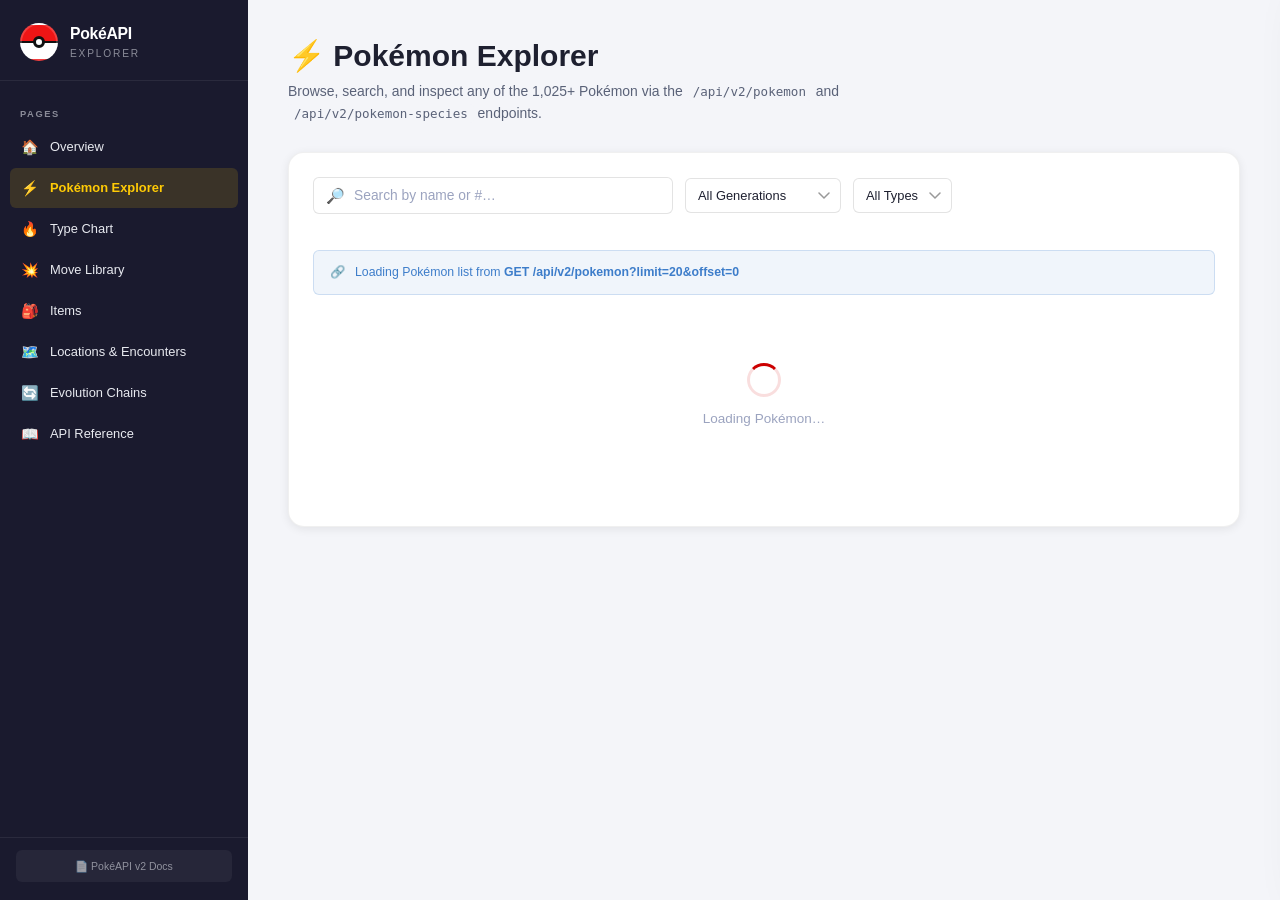
<file: development/pokemon.html>
<!DOCTYPE html>
<html lang="en">
<head>
<meta charset="UTF-8">
<meta name="viewport" content="width=device-width, initial-scale=1.0">
<title>Pokémon Explorer — PokéAPI Explorer</title>
<link rel="stylesheet" href="shared.css">
<style>
.toolbar { display:flex; align-items:center; gap:12px; flex-wrap:wrap; margin-bottom:20px; }
.toolbar .input-wrap { flex:1; min-width:220px; max-width:340px; }
.poke-grid { display:grid; grid-template-columns:repeat(auto-fill,minmax(120px,1fr)); gap:12px; }

/* Detail panel content */
.dp-hero {
  background: linear-gradient(135deg,#1a1a2e,#16213e);
  padding: 28px 28px 20px;
  display: flex; flex-direction:column; align-items:center; gap:8px;
}
.dp-artwork { width:168px; height:168px; image-rendering:pixelated; }
.dp-name { font-size:1.6rem; font-weight:900; color:#fff; text-transform:capitalize; }
.dp-num  { font-size:0.82rem; color:rgba(255,255,255,0.45); margin-bottom:4px; }
.dp-body { padding:24px 24px 36px; }
.dp-section { margin-top:22px; }
.dp-section-title { font-size:0.72rem; font-weight:800; text-transform:uppercase; letter-spacing:1px; color:var(--text-muted); margin-bottom:10px; }
.dp-meta-grid { display:grid; grid-template-columns:1fr 1fr; gap:10px; }
.dp-meta-item { background:var(--bg); border-radius:var(--r-sm); padding:10px 14px; }
.dp-meta-label { font-size:0.68rem; color:var(--text-muted); font-weight:700; text-transform:uppercase; letter-spacing:0.5px; margin-bottom:3px; }
.dp-meta-val   { font-size:0.92rem; font-weight:700; text-transform:capitalize; }
.ability-row { display:flex; align-items:center; justify-content:space-between; padding:8px 12px; background:var(--bg); border-radius:var(--r-sm); margin-bottom:6px; }
.ability-name { font-weight:700; font-size:0.88rem; text-transform:capitalize; }
.ability-hidden { font-size:0.68rem; color:var(--text-muted); background:var(--border); padding:2px 7px; border-radius:var(--r-full); }
.move-learn-item { display:flex; align-items:center; gap:10px; padding:7px 0; border-bottom:1px solid var(--border); font-size:0.84rem; }
.move-learn-item:last-child { border-bottom:none; }
.move-level { min-width:32px; font-size:0.72rem; font-weight:800; color:var(--text-muted); }
.move-learn-name { text-transform:capitalize; font-weight:600; flex:1; }

.api-call-box { background:var(--code-bg); border-radius:var(--r-sm); padding:10px 14px; font-family:monospace; font-size:0.74rem; color:#94e2d5; margin-top:14px; display:flex; gap:8px; align-items:center; flex-wrap:wrap; }

.gen-filter { display:flex; gap:6px; flex-wrap:wrap; margin-bottom:14px; }
.gen-pill { padding:4px 10px; border-radius:var(--r-full); font-size:0.74rem; font-weight:700; cursor:pointer; border:1.5px solid var(--border-medium); color:var(--text-light); background:var(--card-bg); transition:var(--t); }
.gen-pill:hover { border-color:var(--text-muted); }
.gen-pill.on { background:var(--red); color:#fff; border-color:transparent; }

.pager { display:flex; align-items:center; gap:8px; margin-top:20px; justify-content:center; }
</style>
</head>
<body>
<aside id="sidebar"></aside>
<main id="main">
<div class="page">

  <div class="page-header">
    <h1>⚡ Pokémon Explorer</h1>
    <p>Browse, search, and inspect any of the 1,025+ Pokémon via the <code style="font-size:0.9em;background:var(--bg);padding:2px 6px;border-radius:4px">/api/v2/pokemon</code> and <code style="font-size:0.9em;background:var(--bg);padding:2px 6px;border-radius:4px">/api/v2/pokemon-species</code> endpoints.</p>
  </div>

  <div class="card">
    <!-- Toolbar -->
    <div class="toolbar">
      <div class="input-wrap" style="flex:1;min-width:220px;max-width:360px">
        <span class="input-icon">🔎</span>
        <input id="search" class="input" placeholder="Search by name or #…" autocomplete="off">
      </div>
      <select id="gen-select" class="select">
        <option value="0">All Generations</option>
        <option value="1">Gen I (1–151)</option>
        <option value="2">Gen II (152–251)</option>
        <option value="3">Gen III (252–386)</option>
        <option value="4">Gen IV (387–493)</option>
        <option value="5">Gen V (494–649)</option>
        <option value="6">Gen VI (650–721)</option>
        <option value="7">Gen VII (722–809)</option>
        <option value="8">Gen VIII (810–905)</option>
        <option value="9">Gen IX (906–1025)</option>
      </select>
      <select id="type-select" class="select">
        <option value="">All Types</option>
        <option value="normal">Normal</option><option value="fire">Fire</option>
        <option value="water">Water</option><option value="electric">Electric</option>
        <option value="grass">Grass</option><option value="ice">Ice</option>
        <option value="fighting">Fighting</option><option value="poison">Poison</option>
        <option value="ground">Ground</option><option value="flying">Flying</option>
        <option value="psychic">Psychic</option><option value="bug">Bug</option>
        <option value="rock">Rock</option><option value="ghost">Ghost</option>
        <option value="dragon">Dragon</option><option value="dark">Dark</option>
        <option value="steel">Steel</option><option value="fairy">Fairy</option>
      </select>
    </div>

    <!-- Type filter pills -->
    <div id="type-filter-row" class="pill-row" style="margin-bottom:16px"></div>

    <!-- API info -->
    <div class="alert alert-info" style="margin-bottom:16px;font-size:0.82rem">
      <span>🔗</span>
      <span id="api-info">Loading Pokémon list from <strong>GET /api/v2/pokemon?limit=20&offset=0</strong></span>
    </div>

    <!-- Grid -->
    <div id="poke-grid" class="poke-grid stagger">
      <div class="loading-center" style="grid-column:1/-1"><div class="spinner"></div><span>Loading Pokémon…</span></div>
    </div>

    <!-- Pager -->
    <div class="pager" id="pager"></div>
  </div>

</div><!-- .page -->
</main>

<!-- Detail Panel -->
<div class="overlay" id="overlay"></div>
<div class="detail-panel" id="detail-panel">
  <div id="detail-content"></div>
</div>

<script src="shared.js"></script>
<script>
buildSidebar('pokemon');

/* === STATE === */
let allPokemon = [];   // full list (name,url) from API
let filtered   = [];   // after search/type/gen filter
let page = 0;
const PAGE_SIZE = 24;
let activeType = '';
let activeGen  = 0;
let searchQ    = '';
let typeByNameCache = {};  // name -> type[]

const GEN_RANGES = [[1,151],[152,251],[252,386],[387,493],[494,649],[650,721],[722,809],[810,905],[906,1025]];

/* === LOAD ALL POKEMON LIST === */
async function loadAll() {
  const data = await apiFetch('/pokemon?limit=1302&offset=0');
  allPokemon = data.results;
  document.getElementById('api-info').innerHTML =
    `Loaded <strong>${data.count.toLocaleString()} Pokémon</strong> from <strong>GET /api/v2/pokemon?limit=1302</strong>`;
  applyFilters();
}

/* === FILTER LOGIC === */
function pokemonId(url) { return parseInt(url.split('/').filter(Boolean).pop()); }

function matchesGen(url) {
  if (!activeGen) return true;
  const id = pokemonId(url);
  const r = GEN_RANGES[activeGen-1];
  return id >= r[0] && id <= r[1];
}

function applyFilters() {
  filtered = allPokemon.filter(p => {
    const id = pokemonId(p.url);
    if (searchQ && !p.name.includes(searchQ) && !String(id).startsWith(searchQ)) return false;
    if (activeGen && !matchesGen(p.url)) return false;
    return true;
  });
  page = 0;
  renderGrid();
}

/* === RENDER GRID === */
async function renderGrid() {
  const grid = document.getElementById('poke-grid');
  const pager = document.getElementById('pager');

  // Filter by type requires fetching — show first page then filter by type if needed
  let list = filtered;

  // Pagination
  const start = page * PAGE_SIZE;
  const slice = list.slice(start, start + PAGE_SIZE);
  const totalPages = Math.ceil(list.length / PAGE_SIZE);

  grid.innerHTML = slice.map(p => {
    const id = pokemonId(p.url);
    return `<div class="poke-card stagger" data-name="${p.name}" data-id="${id}" onclick="openDetail('${p.name}',${id})">
      <div class="poke-num">#${padId(id)}</div>
      <img src="${spriteUrl(id)}" alt="${p.name}" loading="lazy" onerror="this.style.opacity='0.2'">
      <div class="poke-name">${cap(p.name)}</div>
      <div id="types-${id}"><div class="skeleton" style="height:20px;width:60px;margin:0 auto;border-radius:99px"></div></div>
    </div>`;
  }).join('') || emptyHTML('No Pokémon match those filters.');

  // Load types lazily
  slice.forEach(p => {
    const id = pokemonId(p.url);
    loadTypes(p.name, id);
  });

  // Pager
  if (totalPages > 1) {
    pager.innerHTML = `
      <button class="btn btn-secondary btn-sm" onclick="changePage(-1)" ${page===0?'disabled':''}>← Prev</button>
      <span style="font-size:0.85rem;color:var(--text-light)">Page ${page+1} of ${totalPages} <span style="color:var(--text-muted)">(${list.length.toLocaleString()} results)</span></span>
      <button class="btn btn-secondary btn-sm" onclick="changePage(1)" ${page>=totalPages-1?'disabled':''}>Next →</button>`;
  } else {
    pager.innerHTML = `<span style="font-size:0.82rem;color:var(--text-muted)">${list.length.toLocaleString()} Pokémon</span>`;
  }
}

async function loadTypes(name, id) {
  const el = document.getElementById(`types-${id}`);
  if (!el) return;
  // check type filter — skip if already cached and doesn't match
  try {
    const poke = await apiFetch(`/pokemon/${id}`);
    const types = poke.types.map(t=>t.type.name);

    // Apply type filter
    if (activeType && !types.includes(activeType)) {
      const card = document.querySelector(`[data-id="${id}"]`);
      if (card) card.style.display = 'none';
    }

    if (el) el.innerHTML = typeBadges(poke.types);
  } catch(e) {
    if (el) el.innerHTML = '';
  }
}

function changePage(delta) {
  const total = Math.ceil(filtered.length / PAGE_SIZE);
  page = Math.max(0, Math.min(page + delta, total - 1));
  renderGrid();
  window.scrollTo({top:0,behavior:'smooth'});
}

/* === DETAIL PANEL === */
async function openDetail(name, id) {
  const panel = document.getElementById('detail-panel');
  const overlay = document.getElementById('overlay');
  const content = document.getElementById('detail-content');
  panel.classList.add('open');
  overlay.classList.add('on');
  content.innerHTML = loadingHTML(`Loading ${cap(name)}…`);

  try {
    const [poke, species] = await Promise.all([
      apiFetch(`/pokemon/${name}`),
      apiFetch(`/pokemon-species/${name}`).catch(()=>null)
    ]);

    const types = poke.types.map(t=>t.type.name);
    const bgColor = TYPE_COLORS[types[0]] || '#1a1a2e';
    const ft = species ? flavorText(species) : '';
    const genus = species?.genera?.find(g=>g.language.name==='en')?.genus || '';

    // Level-up moves
    const lvlMoves = poke.moves
      .filter(m => m.version_group_details.some(v=>v.move_learn_method.name==='level-up'))
      .map(m => {
        const lvl = m.version_group_details.filter(v=>v.move_learn_method.name==='level-up').reduce((a,b)=>a.level_learned_at<b.level_learned_at?a:b,{level_learned_at:999}).level_learned_at;
        return { name: m.move.name, level: lvl };
      })
      .sort((a,b)=>a.level-b.level)
      .slice(0,30);

    const tmMoves = poke.moves
      .filter(m => m.version_group_details.some(v=>v.move_learn_method.name==='machine'))
      .map(m => ({ name: m.move.name }))
      .slice(0,30);

    const eggMoves = poke.moves
      .filter(m => m.version_group_details.some(v=>v.move_learn_method.name==='egg'))
      .map(m => ({ name: m.move.name }));

    content.innerHTML = `
      <div class="dp-hero" style="background:linear-gradient(135deg,${bgColor}dd,#1a1a2e)">
        <div style="display:flex;justify-content:space-between;width:100%;padding:0 0 4px">
          <button class="detail-close" onclick="closeDetail()">✕</button>
          <span style="font-size:0.75rem;color:rgba(255,255,255,0.4);font-weight:700">#${padId(poke.id)}</span>
        </div>
        <img class="dp-artwork" src="${artworkUrl(poke.id)}" alt="${poke.name}" onerror="this.src='${spriteUrl(poke.id)}'">
        <div class="dp-name">${cap(poke.name)}</div>
        ${genus ? `<div style="font-size:0.8rem;color:rgba(255,255,255,0.45);margin-bottom:2px">${genus}</div>` : ''}
        <div style="margin-top:6px">${typeBadges(poke.types)}</div>
      </div>
      <div class="dp-body">
        ${ft ? `<p style="font-size:0.86rem;color:var(--text-light);font-style:italic;line-height:1.65;margin-bottom:16px">"${ft}"</p>` : ''}

        <div class="dp-section">
          <div class="dp-section-title">Physical Info</div>
          <div class="dp-meta-grid">
            <div class="dp-meta-item"><div class="dp-meta-label">Height</div><div class="dp-meta-val">${fmtHeight(poke.height)}</div></div>
            <div class="dp-meta-item"><div class="dp-meta-label">Weight</div><div class="dp-meta-val">${fmtWeight(poke.weight)}</div></div>
            <div class="dp-meta-item"><div class="dp-meta-label">Base XP</div><div class="dp-meta-val">${poke.base_experience||'—'}</div></div>
            <div class="dp-meta-item"><div class="dp-meta-label">Base Total</div><div class="dp-meta-val" style="color:var(--red)">${poke.stats.reduce((s,st)=>s+st.base_stat,0)}</div></div>
          </div>
        </div>

        <div class="dp-section">
          <div class="dp-section-title">Base Stats</div>
          ${renderStats(poke.stats)}
        </div>

        <div class="dp-section">
          <div class="dp-section-title">Abilities</div>
          ${poke.abilities.map(a=>`
            <div class="ability-row">
              <a href="#" class="ability-name" onclick="loadAbilityDesc('${a.ability.name}',event)">${cap(a.ability.name)}</a>
              ${a.is_hidden?'<span class="ability-hidden">Hidden</span>':''}
            </div>`).join('')}
          <div id="ability-desc-box"></div>
        </div>

        <div class="dp-section">
          <div class="dp-section-title">Moves</div>
          <div class="tabs">
            <button class="tab-btn active" data-tab="lvl">Level-up (${lvlMoves.length})</button>
            <button class="tab-btn" data-tab="tm">TM/HM (${tmMoves.length})</button>
            <button class="tab-btn" data-tab="egg">Egg (${eggMoves.length})</button>
          </div>
          <div class="tab-panel active" data-panel="lvl">
            ${lvlMoves.length ? lvlMoves.map(m=>`
              <div class="move-learn-item">
                <span class="move-level">Lv ${m.level||'—'}</span>
                <a href="moves.html?q=${m.name}" class="move-learn-name">${cap(m.name)}</a>
              </div>`).join('') : '<div style="color:var(--text-muted);font-size:0.85rem;padding:12px 0">None via level-up</div>'}
          </div>
          <div class="tab-panel" data-panel="tm">
            ${tmMoves.length ? tmMoves.map(m=>`
              <div class="move-learn-item">
                <a href="moves.html?q=${m.name}" class="move-learn-name">${cap(m.name)}</a>
              </div>`).join('') : '<div style="color:var(--text-muted);font-size:0.85rem;padding:12px 0">None via TM/HM</div>'}
          </div>
          <div class="tab-panel" data-panel="egg">
            ${eggMoves.length ? eggMoves.map(m=>`
              <div class="move-learn-item">
                <a href="moves.html?q=${m.name}" class="move-learn-name">${cap(m.name)}</a>
              </div>`).join('') : '<div style="color:var(--text-muted);font-size:0.85rem;padding:12px 0">No egg moves</div>'}
          </div>
        </div>

        <div class="dp-section">
          <div class="dp-section-title">Evolution Chain</div>
          <div id="dp-evo">${loadingHTML('Loading chain…')}</div>
        </div>

        <div class="dp-section">
          <div class="dp-section-title">Sprites</div>
          <div style="display:flex;gap:12px;align-items:center;flex-wrap:wrap">
            ${[
              [poke.sprites.front_default,'Front'],
              [poke.sprites.back_default,'Back'],
              [poke.sprites.front_shiny,'Shiny Front'],
              [poke.sprites.back_shiny,'Shiny Back'],
            ].filter(([s])=>s).map(([s,l])=>`
              <div style="text-align:center">
                <img src="${s}" style="width:64px;height:64px;image-rendering:pixelated;background:var(--bg);border-radius:var(--r-sm);padding:4px">
                <div style="font-size:0.68rem;color:var(--text-muted);margin-top:2px">${l}</div>
              </div>`).join('')}
          </div>
        </div>

        <div class="api-call-box">
          <span>🔗</span>
          <span>GET /api/v2/pokemon/${name}</span>
          <a href="locations.html?q=${name}" style="margin-left:auto;font-size:0.76rem;color:var(--yellow)">Find in wild →</a>
        </div>
      </div>`;

    initTabs(content);

    // Load evolution chain
    if (species?.evolution_chain) {
      loadEvoChain(species.evolution_chain.url, content);
    }

  } catch(e) {
    content.innerHTML = errorHTML('Failed to load Pokémon data.');
  }
}

async function loadEvoChain(url, root) {
  try {
    const chain = await apiFetch(url);
    const evoEl = root.querySelector('#dp-evo');
    if (evoEl) {
      evoEl.innerHTML = `<div class="evo-chain">${renderEvoNode(chain.chain)}</div>`;
    }
  } catch(e) {}
}

async function loadAbilityDesc(name, e) {
  e.preventDefault();
  const box = document.getElementById('ability-desc-box');
  box.innerHTML = loadingHTML();
  try {
    const data = await apiFetch(`/ability/${name}`);
    const effect = data.effect_entries?.find(e=>e.language.name==='en');
    const short   = data.effect_entries?.find(e=>e.language.name==='en');
    box.innerHTML = `<div class="alert alert-info mt-8" style="font-size:0.82rem">
      <span>💡</span>
      <span>${effect?.short_effect || short?.effect || 'No description available.'}</span>
    </div>`;
  } catch(e) {
    box.innerHTML = '';
  }
}

function goToPokemon(name) { openDetail(name, urlId(`https://pokeapi.co/api/v2/pokemon-species/${name}/`)); }

function closeDetail() {
  document.getElementById('detail-panel').classList.remove('open');
  document.getElementById('overlay').classList.remove('on');
}

document.getElementById('overlay').addEventListener('click', closeDetail);

/* === FILTER EVENTS === */
document.getElementById('search').addEventListener('input', debounce(e => {
  searchQ = e.target.value.trim().toLowerCase().replace(/\s+/g,'-');
  applyFilters();
}, 300));

document.getElementById('gen-select').addEventListener('change', e => {
  activeGen = parseInt(e.target.value);
  applyFilters();
});

document.getElementById('type-select').addEventListener('change', e => {
  activeType = e.target.value;
  applyFilters();
});

/* Check query string */
const qs = new URLSearchParams(location.search);
if (qs.get('q')) {
  searchQ = qs.get('q').toLowerCase();
  document.getElementById('search').value = searchQ;
}

loadAll();
</script>
</body>
</html>
</file>
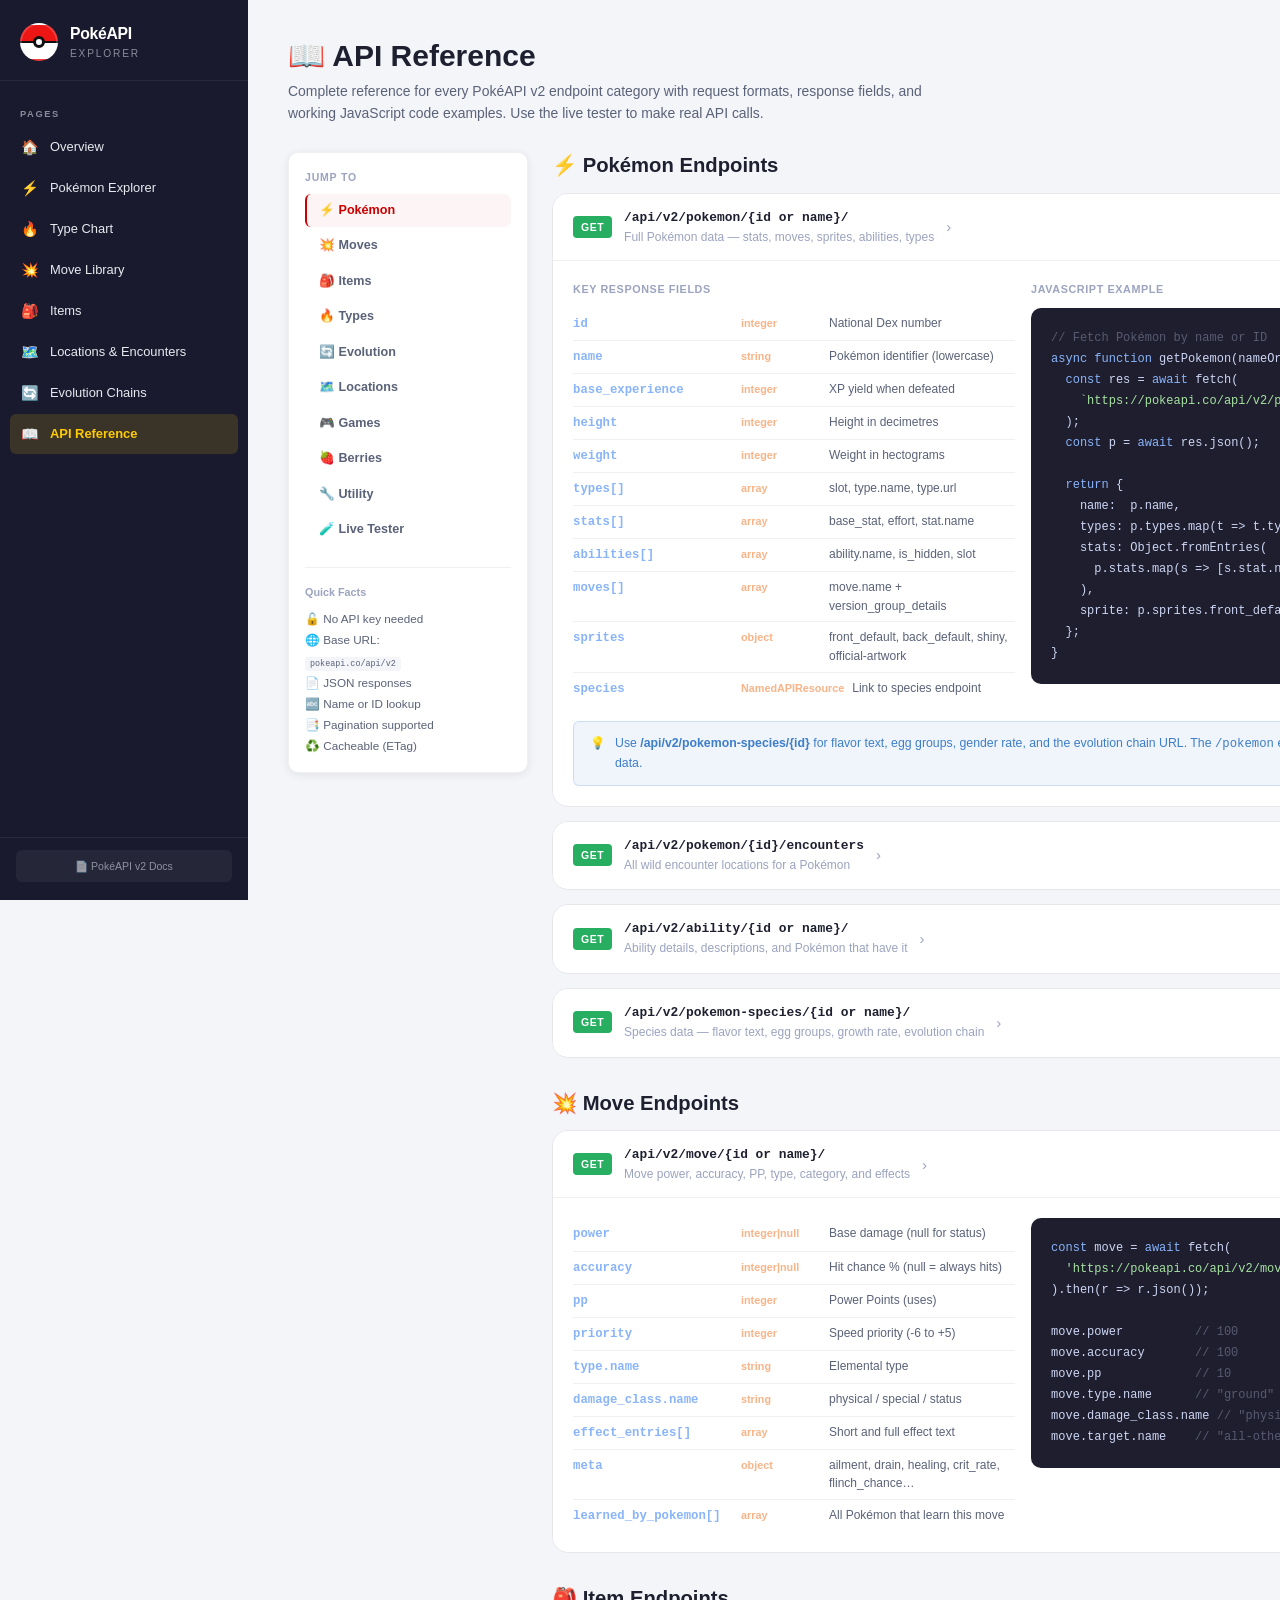
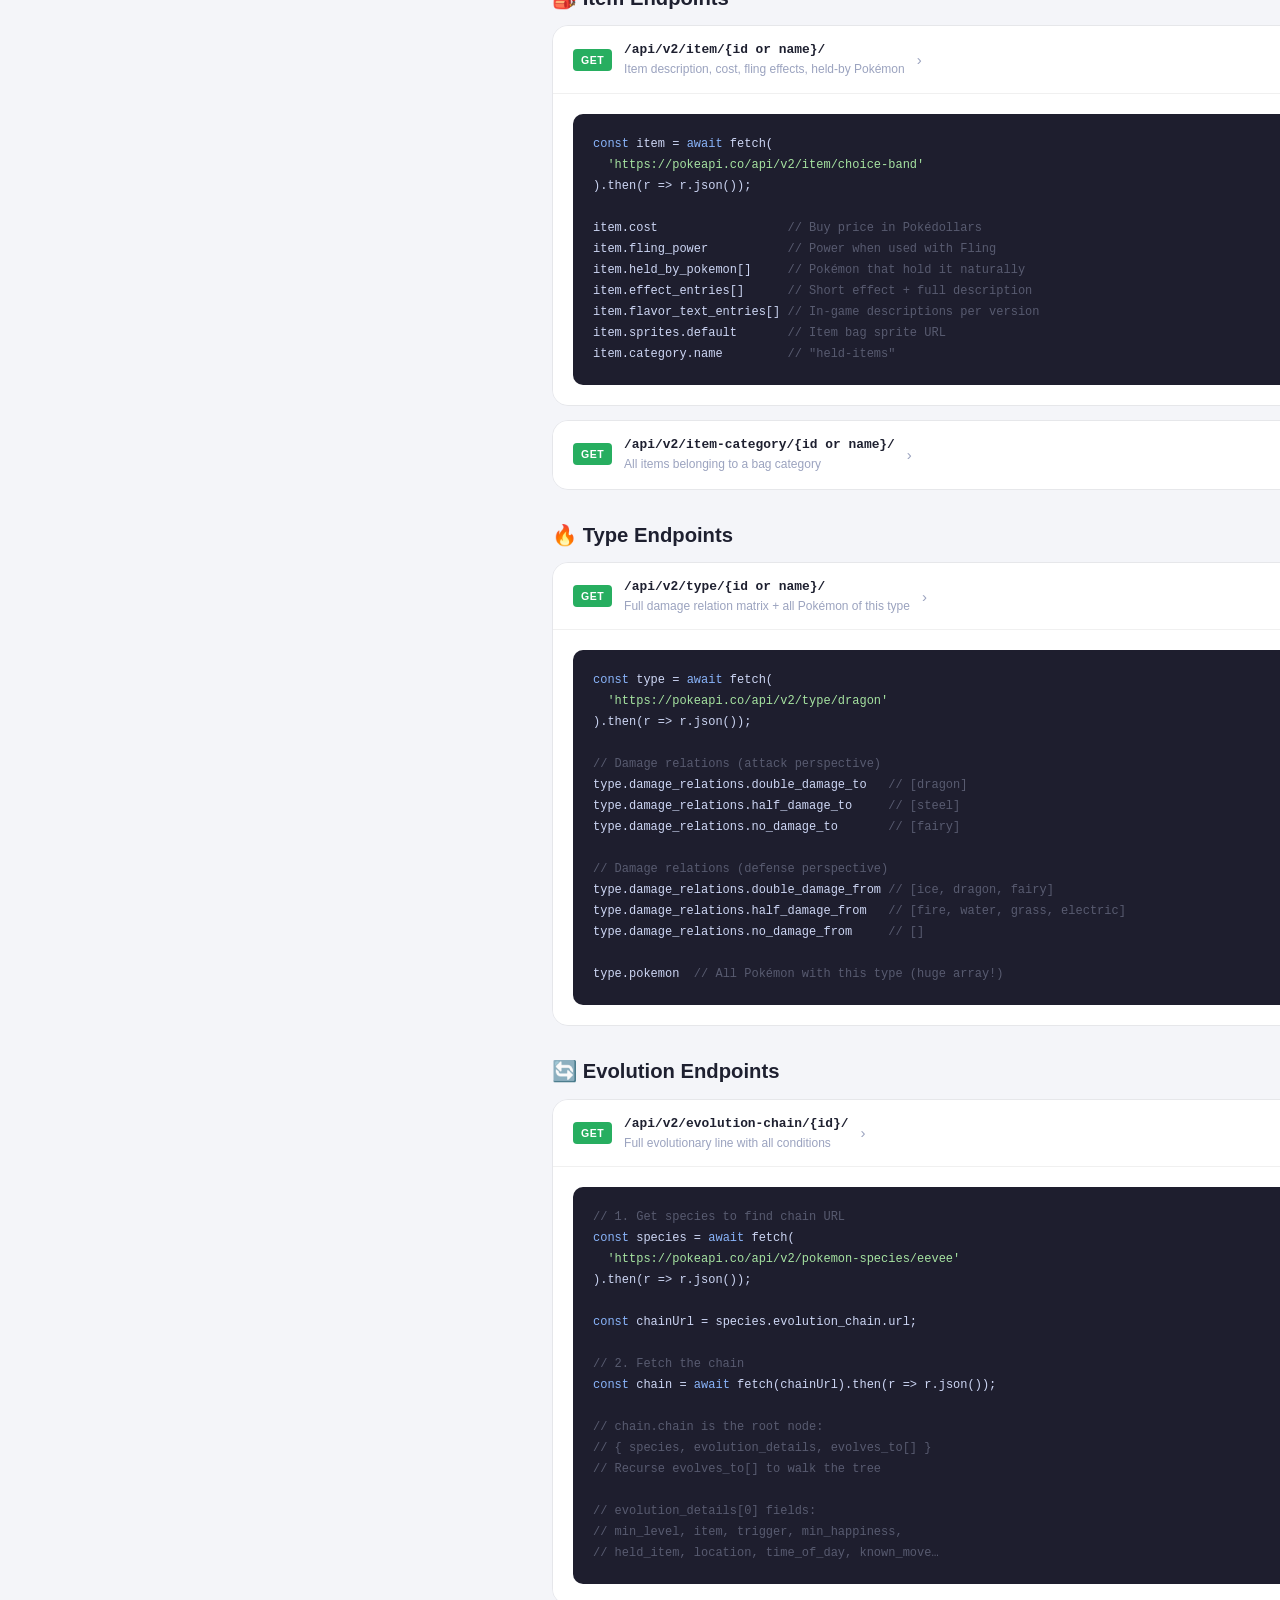
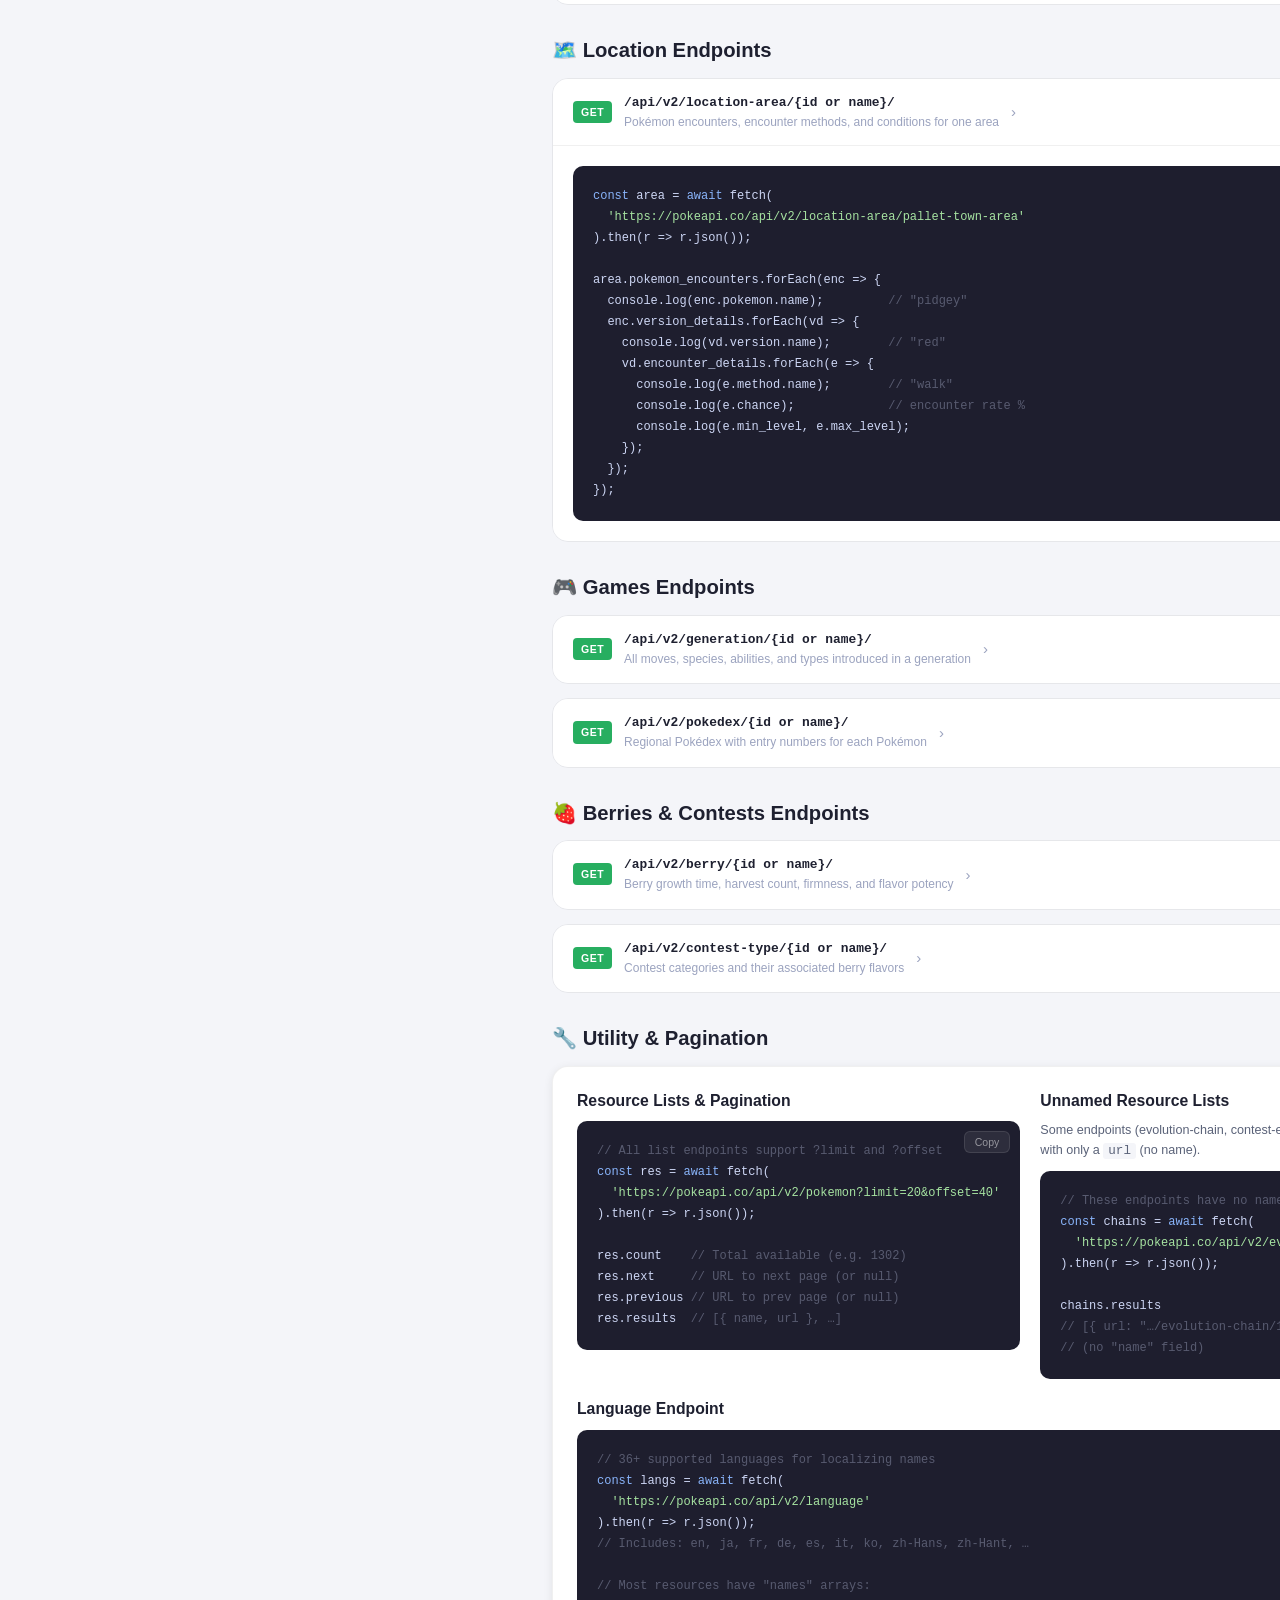
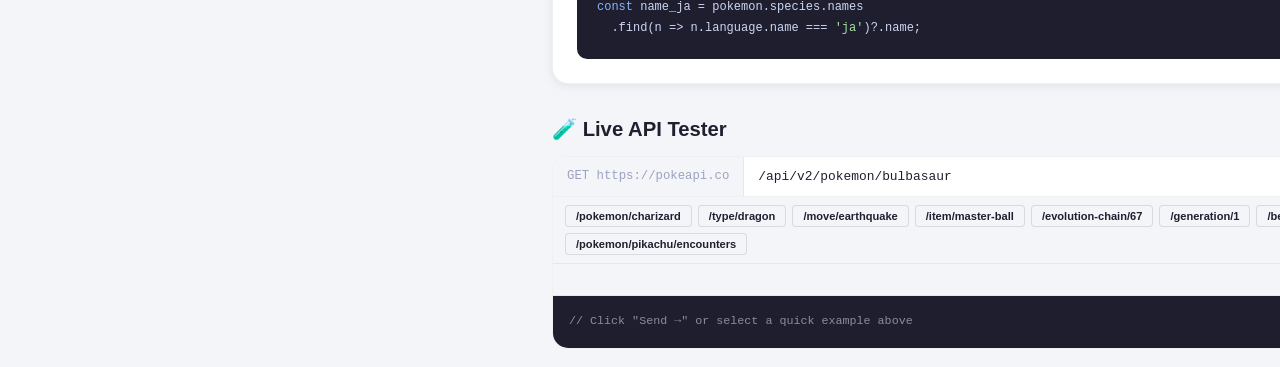
<file: development/reference.html>
<!DOCTYPE html>
<html lang="en">
<head>
<meta charset="UTF-8">
<meta name="viewport" content="width=device-width, initial-scale=1.0">
<title>API Reference — PokéAPI Explorer</title>
<link rel="stylesheet" href="shared.css">
<style>
.ref-layout { display:grid; grid-template-columns:240px 1fr; gap:24px; align-items:start; }
.ref-toc { position:sticky; top:20px; }
.ref-toc-list { display:flex; flex-direction:column; gap:2px; }
.ref-toc-item {
  padding:7px 12px; border-radius:var(--r-sm); cursor:pointer;
  font-size:0.84rem; font-weight:600; color:var(--text-light);
  transition:var(--t); border-left:2px solid transparent;
}
.ref-toc-item:hover { color:var(--text); background:var(--bg); }
.ref-toc-item.on { color:var(--red); border-left-color:var(--red); background:rgba(204,0,0,0.04); }

.endpoint-card {
  border:1px solid var(--border); border-radius:var(--r-lg);
  overflow:hidden; margin-bottom:14px;
}
.endpoint-header {
  display:flex; align-items:center; gap:12px;
  padding:14px 20px; cursor:pointer; transition:var(--t);
  background:var(--card-bg); border-bottom:1px solid transparent; user-select:none;
}
.endpoint-header:hover { background:var(--bg); }
.endpoint-header.open { border-bottom-color:var(--border); }
.method-badge {
  font-size:0.7rem; font-weight:800; padding:3px 8px; border-radius:4px;
  background:#27ae60; color:#fff; flex-shrink:0; letter-spacing:0.5px;
}
.endpoint-url {
  font-family:monospace; font-size:0.86rem; font-weight:700;
  color:var(--text); flex:1;
}
.endpoint-desc { font-size:0.8rem; color:var(--text-muted); }
.endpoint-body { display:none; padding:20px; background:var(--card-bg); }
.endpoint-body.open { display:block; }

.response-field { display:flex; align-items:baseline; gap:8px; padding:6px 0; border-bottom:1px solid var(--border); }
.response-field:last-child { border-bottom:none; }
.field-name { font-family:monospace; font-size:0.82rem; color:#89b4fa; font-weight:700; min-width:160px; }
.field-type { font-size:0.72rem; color:#fab387; font-weight:600; min-width:80px; }
.field-desc { font-size:0.8rem; color:var(--text-light); }

/* Live tester */
.tester-wrap { background:var(--card-bg); border:1px solid var(--border); border-radius:var(--r-lg); overflow:hidden; }
.tester-input-row { display:flex; gap:0; border-bottom:1px solid var(--border); }
.tester-prefix { padding:10px 14px; background:var(--bg); font-family:monospace; font-size:0.82rem; color:var(--text-muted); white-space:nowrap; border-right:1px solid var(--border); }
.tester-input { flex:1; padding:10px 14px; border:none; font-family:monospace; font-size:0.86rem; color:var(--text); background:var(--card-bg); }
.tester-input:focus { outline:none; }
.tester-send { padding:10px 18px; background:var(--red); color:#fff; font-weight:700; font-size:0.86rem; border:none; cursor:pointer; transition:var(--t); }
.tester-send:hover { background:var(--red-dark); }
.tester-result { font-family:monospace; font-size:0.78rem; line-height:1.7; padding:16px; max-height:400px; overflow:auto; color:#cdd6f4; background:var(--code-bg); }
.json-key   { color:#89b4fa; }
.json-str   { color:#a6e3a1; }
.json-num   { color:#fab387; }
.json-bool  { color:#f38ba8; }
.json-null  { color:#6c7086; }
</style>
</head>
<body>
<aside id="sidebar"></aside>
<main id="main">
<div class="page">

  <div class="page-header">
    <h1>📖 API Reference</h1>
    <p>Complete reference for every PokéAPI v2 endpoint category with request formats, response fields, and working JavaScript code examples. Use the live tester to make real API calls.</p>
  </div>

  <div class="ref-layout">
    <!-- TOC -->
    <div class="ref-toc card card-sm">
      <div style="font-size:0.7rem;font-weight:800;text-transform:uppercase;letter-spacing:0.8px;color:var(--text-muted);margin-bottom:8px">Jump to</div>
      <div class="ref-toc-list">
        <div class="ref-toc-item on" data-target="pokemon-sec"   onclick="jumpTo(this)">⚡ Pokémon</div>
        <div class="ref-toc-item"    data-target="moves-sec"     onclick="jumpTo(this)">💥 Moves</div>
        <div class="ref-toc-item"    data-target="items-sec"     onclick="jumpTo(this)">🎒 Items</div>
        <div class="ref-toc-item"    data-target="types-sec"     onclick="jumpTo(this)">🔥 Types</div>
        <div class="ref-toc-item"    data-target="evolution-sec" onclick="jumpTo(this)">🔄 Evolution</div>
        <div class="ref-toc-item"    data-target="locations-sec" onclick="jumpTo(this)">🗺️ Locations</div>
        <div class="ref-toc-item"    data-target="games-sec"     onclick="jumpTo(this)">🎮 Games</div>
        <div class="ref-toc-item"    data-target="berries-sec"   onclick="jumpTo(this)">🍓 Berries</div>
        <div class="ref-toc-item"    data-target="utility-sec"   onclick="jumpTo(this)">🔧 Utility</div>
        <div class="ref-toc-item"    data-target="tester-sec"    onclick="jumpTo(this)">🧪 Live Tester</div>
      </div>
      <div style="margin-top:20px;padding-top:16px;border-top:1px solid var(--border)">
        <div style="font-size:0.72rem;color:var(--text-muted);margin-bottom:8px;font-weight:700">Quick Facts</div>
        <div style="font-size:0.78rem;color:var(--text-light);line-height:1.8">
          🔓 No API key needed<br>
          🌐 Base URL:<br>
          <code style="font-size:0.72em;background:var(--bg);padding:2px 5px;border-radius:3px">pokeapi.co/api/v2</code><br>
          📄 JSON responses<br>
          🔤 Name or ID lookup<br>
          📑 Pagination supported<br>
          ♻️ Cacheable (ETag)
        </div>
      </div>
    </div>

    <!-- Reference content -->
    <div>

      <!-- POKEMON -->
      <div id="pokemon-sec" style="scroll-margin-top:20px">
        <h2 style="margin-bottom:14px;display:flex;align-items:center;gap:8px">⚡ Pokémon Endpoints</h2>

        <div class="endpoint-card">
          <div class="endpoint-header open" onclick="toggleAcc(this)">
            <span class="method-badge">GET</span>
            <div><div class="endpoint-url">/api/v2/pokemon/{id or name}/</div><div class="endpoint-desc">Full Pokémon data — stats, moves, sprites, abilities, types</div></div>
            <span style="color:var(--text-muted)">›</span>
          </div>
          <div class="endpoint-body open">
            <div class="grid g2 gap-16">
              <div>
                <div style="font-size:0.72rem;font-weight:800;text-transform:uppercase;letter-spacing:0.6px;color:var(--text-muted);margin-bottom:10px">Key Response Fields</div>
                <div class="response-field"><span class="field-name">id</span><span class="field-type">integer</span><span class="field-desc">National Dex number</span></div>
                <div class="response-field"><span class="field-name">name</span><span class="field-type">string</span><span class="field-desc">Pokémon identifier (lowercase)</span></div>
                <div class="response-field"><span class="field-name">base_experience</span><span class="field-type">integer</span><span class="field-desc">XP yield when defeated</span></div>
                <div class="response-field"><span class="field-name">height</span><span class="field-type">integer</span><span class="field-desc">Height in decimetres</span></div>
                <div class="response-field"><span class="field-name">weight</span><span class="field-type">integer</span><span class="field-desc">Weight in hectograms</span></div>
                <div class="response-field"><span class="field-name">types[]</span><span class="field-type">array</span><span class="field-desc">slot, type.name, type.url</span></div>
                <div class="response-field"><span class="field-name">stats[]</span><span class="field-type">array</span><span class="field-desc">base_stat, effort, stat.name</span></div>
                <div class="response-field"><span class="field-name">abilities[]</span><span class="field-type">array</span><span class="field-desc">ability.name, is_hidden, slot</span></div>
                <div class="response-field"><span class="field-name">moves[]</span><span class="field-type">array</span><span class="field-desc">move.name + version_group_details</span></div>
                <div class="response-field"><span class="field-name">sprites</span><span class="field-type">object</span><span class="field-desc">front_default, back_default, shiny, official-artwork</span></div>
                <div class="response-field"><span class="field-name">species</span><span class="field-type">NamedAPIResource</span><span class="field-desc">Link to species endpoint</span></div>
              </div>
              <div>
                <div style="font-size:0.72rem;font-weight:800;text-transform:uppercase;letter-spacing:0.6px;color:var(--text-muted);margin-bottom:10px">JavaScript Example</div>
                <div class="code-block">
                  <button class="copy-btn">Copy</button>
                  <pre><span class="tok-cmt">// Fetch Pokémon by name or ID</span>
<span class="tok-key">async function</span> getPokemon(nameOrId) {
  <span class="tok-key">const</span> res = <span class="tok-key">await</span> fetch(
    <span class="tok-str">`https://pokeapi.co/api/v2/pokemon/${nameOrId}`</span>
  );
  <span class="tok-key">const</span> p = <span class="tok-key">await</span> res.json();

  <span class="tok-key">return</span> {
    name:  p.name,
    types: p.types.map(t => t.type.name),
    stats: Object.fromEntries(
      p.stats.map(s => [s.stat.name, s.base_stat])
    ),
    sprite: p.sprites.front_default,
  };
}</pre>
                </div>
              </div>
            </div>
            <div class="alert alert-info mt-16" style="font-size:0.82rem">
              <span>💡</span>
              <span>Use <strong>/api/v2/pokemon-species/{id}</strong> for flavor text, egg groups, gender rate, and the evolution chain URL. The <code>/pokemon</code> endpoint only provides battle data.</span>
            </div>
          </div>
        </div>

        <div class="endpoint-card">
          <div class="endpoint-header" onclick="toggleAcc(this)">
            <span class="method-badge">GET</span>
            <div><div class="endpoint-url">/api/v2/pokemon/{id}/encounters</div><div class="endpoint-desc">All wild encounter locations for a Pokémon</div></div>
            <span style="color:var(--text-muted)">›</span>
          </div>
          <div class="endpoint-body">
            <div class="code-block">
              <button class="copy-btn">Copy</button>
              <pre><span class="tok-cmt">// Get all locations where Pikachu can be caught</span>
<span class="tok-key">const</span> res = <span class="tok-key">await</span> fetch(
  <span class="tok-str">'https://pokeapi.co/api/v2/pokemon/pikachu/encounters'</span>
);
<span class="tok-key">const</span> encounters = <span class="tok-key">await</span> res.json();
<span class="tok-cmt">// Returns array of: { location_area, version_details[] }</span>
<span class="tok-cmt">// version_details has: version.name, encounter_details[].method</span>
<span class="tok-cmt">//   .min_level, .max_level, .chance</span></pre>
            </div>
          </div>
        </div>

        <div class="endpoint-card">
          <div class="endpoint-header" onclick="toggleAcc(this)">
            <span class="method-badge">GET</span>
            <div><div class="endpoint-url">/api/v2/ability/{id or name}/</div><div class="endpoint-desc">Ability details, descriptions, and Pokémon that have it</div></div>
            <span style="color:var(--text-muted)">›</span>
          </div>
          <div class="endpoint-body">
            <div class="code-block"><button class="copy-btn">Copy</button><pre><span class="tok-key">const</span> ability = <span class="tok-key">await</span> fetch(
  <span class="tok-str">'https://pokeapi.co/api/v2/ability/intimidate'</span>
).then(r => r.json());

ability.effect_entries   <span class="tok-cmt">// English effect text</span>
ability.pokemon          <span class="tok-cmt">// Pokémon with this ability</span>
ability.generation.name  <span class="tok-cmt">// "generation-iii"</span></pre>
            </div>
          </div>
        </div>

        <div class="endpoint-card">
          <div class="endpoint-header" onclick="toggleAcc(this)">
            <span class="method-badge">GET</span>
            <div><div class="endpoint-url">/api/v2/pokemon-species/{id or name}/</div><div class="endpoint-desc">Species data — flavor text, egg groups, growth rate, evolution chain</div></div>
            <span style="color:var(--text-muted)">›</span>
          </div>
          <div class="endpoint-body">
            <div class="response-field"><span class="field-name">flavor_text_entries[]</span><span class="field-type">array</span><span class="field-desc">Pokédex entries per version/language</span></div>
            <div class="response-field"><span class="field-name">egg_groups[]</span><span class="field-type">array</span><span class="field-desc">Breeding compatibility groups</span></div>
            <div class="response-field"><span class="field-name">gender_rate</span><span class="field-type">integer</span><span class="field-desc">♀ probability in eighths (-1 = genderless)</span></div>
            <div class="response-field"><span class="field-name">capture_rate</span><span class="field-type">integer</span><span class="field-desc">Catch rate 0–255</span></div>
            <div class="response-field"><span class="field-name">base_happiness</span><span class="field-type">integer</span><span class="field-desc">Starting friendship value</span></div>
            <div class="response-field"><span class="field-name">evolution_chain.url</span><span class="field-type">string</span><span class="field-desc">URL to full evolution chain</span></div>
            <div class="response-field"><span class="field-name">is_legendary / is_mythical</span><span class="field-type">boolean</span><span class="field-desc">Special category flags</span></div>
          </div>
        </div>
      </div><!-- /pokemon-sec -->

      <!-- MOVES -->
      <div id="moves-sec" style="scroll-margin-top:20px;margin-top:32px">
        <h2 style="margin-bottom:14px">💥 Move Endpoints</h2>
        <div class="endpoint-card">
          <div class="endpoint-header open" onclick="toggleAcc(this)">
            <span class="method-badge">GET</span>
            <div><div class="endpoint-url">/api/v2/move/{id or name}/</div><div class="endpoint-desc">Move power, accuracy, PP, type, category, and effects</div></div>
            <span style="color:var(--text-muted)">›</span>
          </div>
          <div class="endpoint-body open">
            <div class="grid g2 gap-16">
              <div>
                <div class="response-field"><span class="field-name">power</span><span class="field-type">integer|null</span><span class="field-desc">Base damage (null for status)</span></div>
                <div class="response-field"><span class="field-name">accuracy</span><span class="field-type">integer|null</span><span class="field-desc">Hit chance % (null = always hits)</span></div>
                <div class="response-field"><span class="field-name">pp</span><span class="field-type">integer</span><span class="field-desc">Power Points (uses)</span></div>
                <div class="response-field"><span class="field-name">priority</span><span class="field-type">integer</span><span class="field-desc">Speed priority (-6 to +5)</span></div>
                <div class="response-field"><span class="field-name">type.name</span><span class="field-type">string</span><span class="field-desc">Elemental type</span></div>
                <div class="response-field"><span class="field-name">damage_class.name</span><span class="field-type">string</span><span class="field-desc">physical / special / status</span></div>
                <div class="response-field"><span class="field-name">effect_entries[]</span><span class="field-type">array</span><span class="field-desc">Short and full effect text</span></div>
                <div class="response-field"><span class="field-name">meta</span><span class="field-type">object</span><span class="field-desc">ailment, drain, healing, crit_rate, flinch_chance…</span></div>
                <div class="response-field"><span class="field-name">learned_by_pokemon[]</span><span class="field-type">array</span><span class="field-desc">All Pokémon that learn this move</span></div>
              </div>
              <div>
                <div class="code-block"><button class="copy-btn">Copy</button><pre><span class="tok-key">const</span> move = <span class="tok-key">await</span> fetch(
  <span class="tok-str">'https://pokeapi.co/api/v2/move/earthquake'</span>
).then(r => r.json());

move.power          <span class="tok-cmt">// 100</span>
move.accuracy       <span class="tok-cmt">// 100</span>
move.pp             <span class="tok-cmt">// 10</span>
move.type.name      <span class="tok-cmt">// "ground"</span>
move.damage_class.name <span class="tok-cmt">// "physical"</span>
move.target.name    <span class="tok-cmt">// "all-other-pokemon"</span></pre>
                </div>
              </div>
            </div>
          </div>
        </div>
      </div>

      <!-- ITEMS -->
      <div id="items-sec" style="scroll-margin-top:20px;margin-top:32px">
        <h2 style="margin-bottom:14px">🎒 Item Endpoints</h2>
        <div class="endpoint-card">
          <div class="endpoint-header open" onclick="toggleAcc(this)">
            <span class="method-badge">GET</span>
            <div><div class="endpoint-url">/api/v2/item/{id or name}/</div><div class="endpoint-desc">Item description, cost, fling effects, held-by Pokémon</div></div>
            <span style="color:var(--text-muted)">›</span>
          </div>
          <div class="endpoint-body open">
            <div class="code-block"><button class="copy-btn">Copy</button><pre><span class="tok-key">const</span> item = <span class="tok-key">await</span> fetch(
  <span class="tok-str">'https://pokeapi.co/api/v2/item/choice-band'</span>
).then(r => r.json());

item.cost                  <span class="tok-cmt">// Buy price in Pokédollars</span>
item.fling_power           <span class="tok-cmt">// Power when used with Fling</span>
item.held_by_pokemon[]     <span class="tok-cmt">// Pokémon that hold it naturally</span>
item.effect_entries[]      <span class="tok-cmt">// Short effect + full description</span>
item.flavor_text_entries[] <span class="tok-cmt">// In-game descriptions per version</span>
item.sprites.default       <span class="tok-cmt">// Item bag sprite URL</span>
item.category.name         <span class="tok-cmt">// "held-items"</span></pre>
            </div>
          </div>
        </div>
        <div class="endpoint-card">
          <div class="endpoint-header" onclick="toggleAcc(this)">
            <span class="method-badge">GET</span>
            <div><div class="endpoint-url">/api/v2/item-category/{id or name}/</div><div class="endpoint-desc">All items belonging to a bag category</div></div>
            <span style="color:var(--text-muted)">›</span>
          </div>
          <div class="endpoint-body">
            <div class="code-block"><button class="copy-btn">Copy</button><pre><span class="tok-cmt">// Get all berries in the Medicine category</span>
<span class="tok-key">const</span> cat = <span class="tok-key">await</span> fetch(
  <span class="tok-str">'https://pokeapi.co/api/v2/item-category/medicine'</span>
).then(r => r.json());

cat.items   <span class="tok-cmt">// [{ name, url }, …]</span>
cat.pocket  <span class="tok-cmt">// Which bag pocket: "medicine"</span></pre>
            </div>
          </div>
        </div>
      </div>

      <!-- TYPES -->
      <div id="types-sec" style="scroll-margin-top:20px;margin-top:32px">
        <h2 style="margin-bottom:14px">🔥 Type Endpoints</h2>
        <div class="endpoint-card">
          <div class="endpoint-header open" onclick="toggleAcc(this)">
            <span class="method-badge">GET</span>
            <div><div class="endpoint-url">/api/v2/type/{id or name}/</div><div class="endpoint-desc">Full damage relation matrix + all Pokémon of this type</div></div>
            <span style="color:var(--text-muted)">›</span>
          </div>
          <div class="endpoint-body open">
            <div class="code-block"><button class="copy-btn">Copy</button><pre><span class="tok-key">const</span> type = <span class="tok-key">await</span> fetch(
  <span class="tok-str">'https://pokeapi.co/api/v2/type/dragon'</span>
).then(r => r.json());

<span class="tok-cmt">// Damage relations (attack perspective)</span>
type.damage_relations.double_damage_to   <span class="tok-cmt">// [dragon]</span>
type.damage_relations.half_damage_to     <span class="tok-cmt">// [steel]</span>
type.damage_relations.no_damage_to       <span class="tok-cmt">// [fairy]</span>

<span class="tok-cmt">// Damage relations (defense perspective)</span>
type.damage_relations.double_damage_from <span class="tok-cmt">// [ice, dragon, fairy]</span>
type.damage_relations.half_damage_from   <span class="tok-cmt">// [fire, water, grass, electric]</span>
type.damage_relations.no_damage_from     <span class="tok-cmt">// []</span>

type.pokemon  <span class="tok-cmt">// All Pokémon with this type (huge array!)</span></pre>
            </div>
          </div>
        </div>
      </div>

      <!-- EVOLUTION -->
      <div id="evolution-sec" style="scroll-margin-top:20px;margin-top:32px">
        <h2 style="margin-bottom:14px">🔄 Evolution Endpoints</h2>
        <div class="endpoint-card">
          <div class="endpoint-header open" onclick="toggleAcc(this)">
            <span class="method-badge">GET</span>
            <div><div class="endpoint-url">/api/v2/evolution-chain/{id}/</div><div class="endpoint-desc">Full evolutionary line with all conditions</div></div>
            <span style="color:var(--text-muted)">›</span>
          </div>
          <div class="endpoint-body open">
            <div class="code-block"><button class="copy-btn">Copy</button><pre><span class="tok-cmt">// 1. Get species to find chain URL</span>
<span class="tok-key">const</span> species = <span class="tok-key">await</span> fetch(
  <span class="tok-str">'https://pokeapi.co/api/v2/pokemon-species/eevee'</span>
).then(r => r.json());

<span class="tok-key">const</span> chainUrl = species.evolution_chain.url;

<span class="tok-cmt">// 2. Fetch the chain</span>
<span class="tok-key">const</span> chain = <span class="tok-key">await</span> fetch(chainUrl).then(r => r.json());

<span class="tok-cmt">// chain.chain is the root node:</span>
<span class="tok-cmt">// { species, evolution_details, evolves_to[] }</span>
<span class="tok-cmt">// Recurse evolves_to[] to walk the tree</span>

<span class="tok-cmt">// evolution_details[0] fields:</span>
<span class="tok-cmt">// min_level, item, trigger, min_happiness,</span>
<span class="tok-cmt">// held_item, location, time_of_day, known_move…</span></pre>
            </div>
          </div>
        </div>
      </div>

      <!-- LOCATIONS -->
      <div id="locations-sec" style="scroll-margin-top:20px;margin-top:32px">
        <h2 style="margin-bottom:14px">🗺️ Location Endpoints</h2>
        <div class="endpoint-card">
          <div class="endpoint-header open" onclick="toggleAcc(this)">
            <span class="method-badge">GET</span>
            <div><div class="endpoint-url">/api/v2/location-area/{id or name}/</div><div class="endpoint-desc">Pokémon encounters, encounter methods, and conditions for one area</div></div>
            <span style="color:var(--text-muted)">›</span>
          </div>
          <div class="endpoint-body open">
            <div class="code-block"><button class="copy-btn">Copy</button><pre><span class="tok-key">const</span> area = <span class="tok-key">await</span> fetch(
  <span class="tok-str">'https://pokeapi.co/api/v2/location-area/pallet-town-area'</span>
).then(r => r.json());

area.pokemon_encounters.forEach(enc => {
  console.log(enc.pokemon.name);         <span class="tok-cmt">// "pidgey"</span>
  enc.version_details.forEach(vd => {
    console.log(vd.version.name);        <span class="tok-cmt">// "red"</span>
    vd.encounter_details.forEach(e => {
      console.log(e.method.name);        <span class="tok-cmt">// "walk"</span>
      console.log(e.chance);             <span class="tok-cmt">// encounter rate %</span>
      console.log(e.min_level, e.max_level);
    });
  });
});</pre>
            </div>
          </div>
        </div>
      </div>

      <!-- GAMES -->
      <div id="games-sec" style="scroll-margin-top:20px;margin-top:32px">
        <h2 style="margin-bottom:14px">🎮 Games Endpoints</h2>
        <div class="endpoint-card">
          <div class="endpoint-header" onclick="toggleAcc(this)">
            <span class="method-badge">GET</span>
            <div><div class="endpoint-url">/api/v2/generation/{id or name}/</div><div class="endpoint-desc">All moves, species, abilities, and types introduced in a generation</div></div>
            <span style="color:var(--text-muted)">›</span>
          </div>
          <div class="endpoint-body">
            <div class="code-block"><button class="copy-btn">Copy</button><pre><span class="tok-key">const</span> gen = <span class="tok-key">await</span> fetch(
  <span class="tok-str">'https://pokeapi.co/api/v2/generation/1'</span>
).then(r => r.json());

gen.pokemon_species.length <span class="tok-cmt">// 151</span>
gen.moves.length            <span class="tok-cmt">// 165</span>
gen.abilities.length        <span class="tok-cmt">// 0 (abilities added in Gen III)</span>
gen.types                   <span class="tok-cmt">// types introduced this gen</span>
gen.version_groups          <span class="tok-cmt">// Red/Blue/Yellow version groups</span></pre>
            </div>
          </div>
        </div>
        <div class="endpoint-card">
          <div class="endpoint-header" onclick="toggleAcc(this)">
            <span class="method-badge">GET</span>
            <div><div class="endpoint-url">/api/v2/pokedex/{id or name}/</div><div class="endpoint-desc">Regional Pokédex with entry numbers for each Pokémon</div></div>
            <span style="color:var(--text-muted)">›</span>
          </div>
          <div class="endpoint-body">
            <div class="code-block"><button class="copy-btn">Copy</button><pre><span class="tok-key">const</span> dex = <span class="tok-key">await</span> fetch(
  <span class="tok-str">'https://pokeapi.co/api/v2/pokedex/kanto'</span>
).then(r => r.json());

dex.pokemon_entries.forEach(e => {
  console.log(e.entry_number);       <span class="tok-cmt">// Regional # (1–151)</span>
  console.log(e.pokemon_species.name); <span class="tok-cmt">// "bulbasaur"</span>
});</pre>
            </div>
          </div>
        </div>
      </div>

      <!-- BERRIES -->
      <div id="berries-sec" style="scroll-margin-top:20px;margin-top:32px">
        <h2 style="margin-bottom:14px">🍓 Berries &amp; Contests Endpoints</h2>
        <div class="endpoint-card">
          <div class="endpoint-header" onclick="toggleAcc(this)">
            <span class="method-badge">GET</span>
            <div><div class="endpoint-url">/api/v2/berry/{id or name}/</div><div class="endpoint-desc">Berry growth time, harvest count, firmness, and flavor potency</div></div>
            <span style="color:var(--text-muted)">›</span>
          </div>
          <div class="endpoint-body">
            <div class="code-block"><button class="copy-btn">Copy</button><pre><span class="tok-key">const</span> berry = <span class="tok-key">await</span> fetch(
  <span class="tok-str">'https://pokeapi.co/api/v2/berry/sitrus'</span>
).then(r => r.json());

berry.growth_time  <span class="tok-cmt">// Hours until ripe</span>
berry.max_harvest  <span class="tok-cmt">// Max yield per plant</span>
berry.firmness.name <span class="tok-cmt">// "soft"</span>
berry.flavors       <span class="tok-cmt">// [{ flavor:{name:"sweet"}, potency:0 }, …]</span>
berry.item          <span class="tok-cmt">// Corresponding item resource</span></pre>
            </div>
          </div>
        </div>
        <div class="endpoint-card">
          <div class="endpoint-header" onclick="toggleAcc(this)">
            <span class="method-badge">GET</span>
            <div><div class="endpoint-url">/api/v2/contest-type/{id or name}/</div><div class="endpoint-desc">Contest categories and their associated berry flavors</div></div>
            <span style="color:var(--text-muted)">›</span>
          </div>
          <div class="endpoint-body">
            <div class="code-block"><button class="copy-btn">Copy</button><pre><span class="tok-key">const</span> ct = <span class="tok-key">await</span> fetch(
  <span class="tok-str">'https://pokeapi.co/api/v2/contest-type/cool'</span>
).then(r => r.json());

ct.name              <span class="tok-cmt">// "cool"</span>
ct.berry_flavor.name <span class="tok-cmt">// "spicy"</span></pre>
            </div>
          </div>
        </div>
      </div>

      <!-- UTILITY -->
      <div id="utility-sec" style="scroll-margin-top:20px;margin-top:32px">
        <h2 style="margin-bottom:14px">🔧 Utility &amp; Pagination</h2>
        <div class="card">
          <div class="grid g2 gap-20">
            <div>
              <h3 style="margin-bottom:10px">Resource Lists &amp; Pagination</h3>
              <div class="code-block"><button class="copy-btn">Copy</button><pre><span class="tok-cmt">// All list endpoints support ?limit and ?offset</span>
<span class="tok-key">const</span> res = <span class="tok-key">await</span> fetch(
  <span class="tok-str">'https://pokeapi.co/api/v2/pokemon?limit=20&offset=40'</span>
).then(r => r.json());

res.count    <span class="tok-cmt">// Total available (e.g. 1302)</span>
res.next     <span class="tok-cmt">// URL to next page (or null)</span>
res.previous <span class="tok-cmt">// URL to prev page (or null)</span>
res.results  <span class="tok-cmt">// [{ name, url }, …]</span></pre>
              </div>
            </div>
            <div>
              <h3 style="margin-bottom:10px">Unnamed Resource Lists</h3>
              <p style="font-size:0.84rem;color:var(--text-light);margin-bottom:10px">Some endpoints (evolution-chain, contest-effect, machine) return resources with only a <code style="background:var(--bg);padding:1px 5px;border-radius:3px">url</code> (no name).</p>
              <div class="code-block"><button class="copy-btn">Copy</button><pre><span class="tok-cmt">// These endpoints have no names in their list</span>
<span class="tok-key">const</span> chains = <span class="tok-key">await</span> fetch(
  <span class="tok-str">'https://pokeapi.co/api/v2/evolution-chain?limit=10'</span>
).then(r => r.json());

chains.results
<span class="tok-cmt">// [{ url: "…/evolution-chain/1/" }, …]</span>
<span class="tok-cmt">// (no "name" field)</span></pre>
              </div>
            </div>
          </div>
          <div style="margin-top:20px">
            <h3 style="margin-bottom:10px">Language Endpoint</h3>
            <div class="code-block"><button class="copy-btn">Copy</button><pre><span class="tok-cmt">// 36+ supported languages for localizing names</span>
<span class="tok-key">const</span> langs = <span class="tok-key">await</span> fetch(
  <span class="tok-str">'https://pokeapi.co/api/v2/language'</span>
).then(r => r.json());
<span class="tok-cmt">// Includes: en, ja, fr, de, es, it, ko, zh-Hans, zh-Hant, …</span>

<span class="tok-cmt">// Most resources have "names" arrays:</span>
<span class="tok-key">const</span> name_ja = pokemon.species.names
  .find(n => n.language.name === <span class="tok-str">'ja'</span>)?.name;</pre>
            </div>
          </div>
        </div>
      </div>

      <!-- LIVE TESTER -->
      <div id="tester-sec" style="scroll-margin-top:20px;margin-top:32px">
        <h2 style="margin-bottom:14px">🧪 Live API Tester</h2>
        <div class="tester-wrap">
          <div class="tester-input-row">
            <div class="tester-prefix">GET https://pokeapi.co</div>
            <input id="tester-path" class="tester-input" placeholder="/api/v2/pokemon/bulbasaur" value="/api/v2/pokemon/bulbasaur">
            <button class="tester-send" onclick="runTest()">Send →</button>
          </div>
          <div id="quick-test-btns" style="display:flex;gap:6px;padding:8px 12px;background:var(--bg);border-bottom:1px solid var(--border);flex-wrap:wrap"></div>
          <div id="tester-status" style="padding:8px 16px;font-size:0.78rem;background:var(--bg);border-bottom:1px solid var(--border);color:var(--text-muted);min-height:32px"></div>
          <div id="tester-result" class="tester-result">
            <span style="color:var(--text-on-dark-dim)">// Click "Send →" or select a quick example above</span>
          </div>
        </div>
      </div>

    </div><!-- ref content -->
  </div><!-- ref-layout -->
</div><!-- page -->
</main>
<script src="shared.js"></script>
<script>
buildSidebar('reference');
initCopyBtns();

function toggleAcc(header) {
  header.classList.toggle('open');
  header.nextElementSibling.classList.toggle('open');
}

function jumpTo(tocItem) {
  const id = tocItem.dataset.target;
  const target = document.getElementById(id);
  if (!target) return;

  // Scroll the window to the element — avoids the window.scrollTo name conflict
  const y = target.getBoundingClientRect().top + window.pageYOffset - 24;
  window.scrollTo({ top: y, behavior: 'smooth' });

  // Update active state
  document.querySelectorAll('.ref-toc-item').forEach(el => el.classList.remove('on'));
  tocItem.classList.add('on');
}

function setPath(p) {
  document.getElementById('tester-path').value = p;
}

/* Render quick test buttons */
const QUICK_PATHS = [
  '/api/v2/pokemon/charizard',
  '/api/v2/type/dragon',
  '/api/v2/move/earthquake',
  '/api/v2/item/master-ball',
  '/api/v2/evolution-chain/67',
  '/api/v2/generation/1',
  '/api/v2/berry/sitrus',
  '/api/v2/pokemon/pikachu/encounters',
];
document.getElementById('quick-test-btns').innerHTML = QUICK_PATHS
  .map(p=>`<button class="btn btn-secondary btn-xs" onclick="setPath('${p}')">${p.replace('/api/v2','')}</button>`)
  .join('');

function syntaxHighlight(json) {
  return json
    .replace(/(".*?(?<!\\)")\s*:/g, '<span class="json-key">$1</span>:')
    .replace(/:\s*("(?:[^"\\]|\\.)*")/g, ': <span class="json-str">$1</span>')
    .replace(/:\s*(\d+\.?\d*)/g, ': <span class="json-num">$1</span>')
    .replace(/:\s*(true|false)/g, ': <span class="json-bool">$1</span>')
    .replace(/:\s*(null)/g, ': <span class="json-null">$1</span>');
}

async function runTest() {
  const path = document.getElementById('tester-path').value.trim();
  if (!path) return;
  const url = `https://pokeapi.co${path}`;
  const status = document.getElementById('tester-status');
  const result = document.getElementById('tester-result');
  const startTime = Date.now();
  status.textContent = `⏳ Fetching ${url}…`;
  result.innerHTML = '<span style="color:var(--text-on-dark-dim)">// Loading…</span>';
  try {
    const res = await fetch(url);
    const elapsed = Date.now() - startTime;
    const data = await res.json();

    status.innerHTML = `<span style="color:${res.ok?'#a6e3a1':'#f38ba8'}">HTTP ${res.status} ${res.statusText}</span> · ${elapsed}ms · ${JSON.stringify(data).length.toLocaleString()} bytes`;

    // Show first 100 lines of formatted JSON
    const formatted = JSON.stringify(data, null, 2);
    const lines = formatted.split('\n');
    const truncated = lines.length > 120 ? lines.slice(0,120).join('\n') + '\n// … truncated' : formatted;
    result.innerHTML = syntaxHighlight(truncated.replace(/&/g,'&amp;').replace(/</g,'&lt;').replace(/>/g,'&gt;'));
  } catch(e) {
    status.innerHTML = `<span style="color:#f38ba8">Error: ${e.message}</span>`;
    result.innerHTML = `<span style="color:#f38ba8">// ${e.message}</span>`;
  }
}

document.getElementById('tester-path').addEventListener('keydown', e => {
  if (e.key === 'Enter') runTest();
});

// Auto-open first endpoint cards for each section
document.querySelectorAll('.endpoint-header.open').forEach(h => {
  h.nextElementSibling.classList.add('open');
});

// Scroll spy — highlight TOC item based on scroll position
const SECTIONS = ['pokemon-sec','moves-sec','items-sec','types-sec','evolution-sec','locations-sec','games-sec','berries-sec','utility-sec','tester-sec'];
window.addEventListener('scroll', () => {
  let current = SECTIONS[0];
  for (const id of SECTIONS) {
    const el = document.getElementById(id);
    if (el && el.getBoundingClientRect().top <= 80) current = id;
  }
  document.querySelectorAll('.ref-toc-item').forEach(el => {
    el.classList.toggle('on', el.dataset.target === current);
  });
}, { passive: true });
</script>
</body>
</html>
</file>
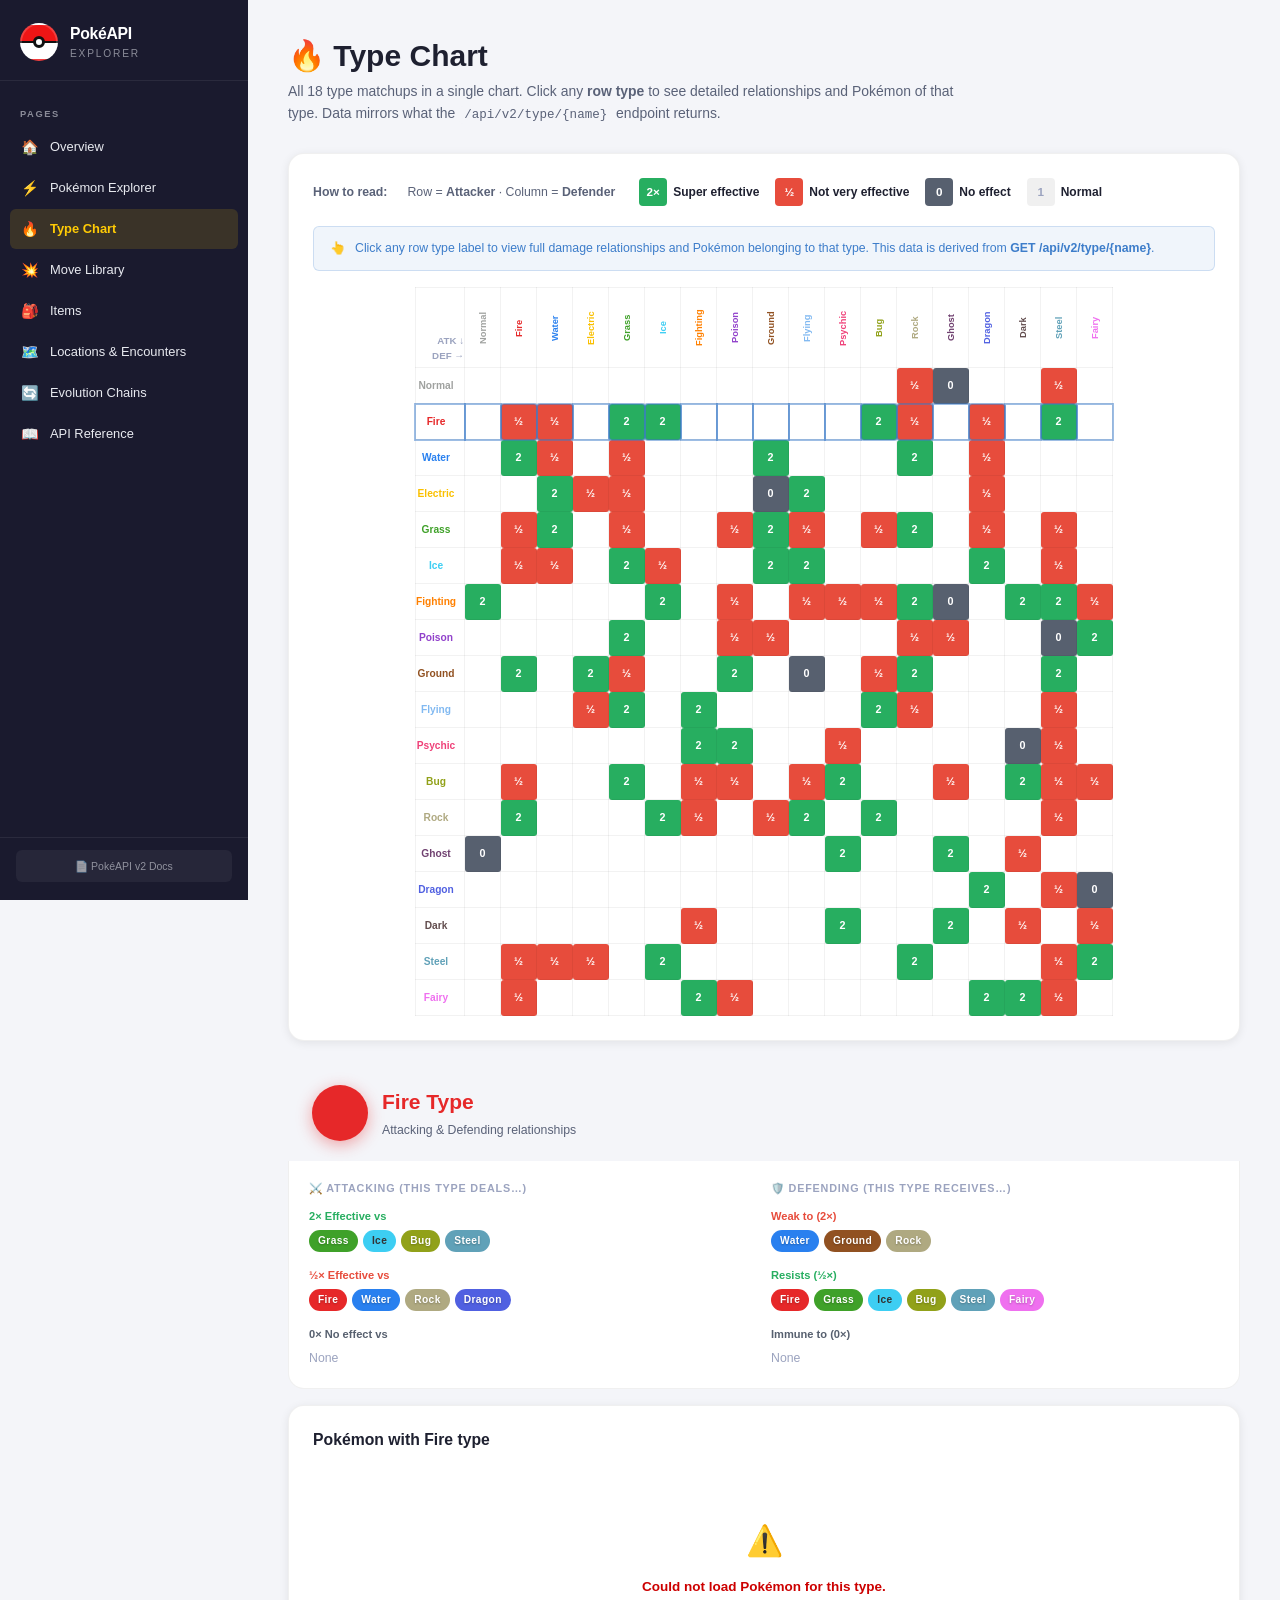
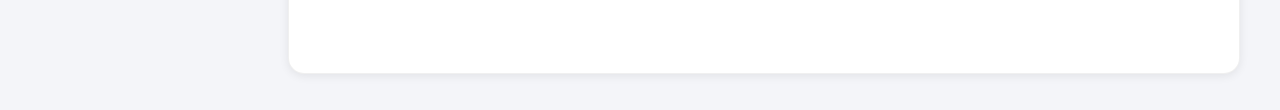
<file: development/types.html>
<!DOCTYPE html>
<html lang="en">
<head>
<meta charset="UTF-8">
<meta name="viewport" content="width=device-width, initial-scale=1.0">
<title>Type Chart — PokéAPI Explorer</title>
<link rel="stylesheet" href="shared.css">
<style>
.chart-wrap { overflow-x:auto; }
.type-table { border-collapse:collapse; font-size:0.72rem; margin:0 auto; }
.type-table th, .type-table td { width:36px; height:36px; text-align:center; vertical-align:middle; border:1px solid rgba(0,0,0,0.05); }
.corner-cell { width:72px; font-size:0.68rem; color:var(--text-muted); font-weight:700; }
.row-header {
  width:72px; padding:0 8px 0 0; text-align:right; font-size:0.68rem;
  font-weight:800; text-transform:capitalize; white-space:nowrap;
}
.col-header {
  font-size:0.62rem; font-weight:800; text-transform:capitalize; white-space:nowrap;
  writing-mode:vertical-rl; text-orientation:mixed; transform:rotate(180deg);
  padding:6px 0; height:80px !important;
}
.eff-2   { background:#27ae60; color:#fff; font-weight:900; border-radius:3px; cursor:default; }
.eff-half{ background:#e74c3c; color:#fff; font-weight:900; border-radius:3px; cursor:default; }
.eff-0   { background:#57606f; color:#fff; font-weight:800; border-radius:3px; cursor:default; }
.eff-1   { background:transparent; color:rgba(0,0,0,0.15); cursor:default; }
.type-table tr:hover .eff-1 { color:rgba(0,0,0,0.25); }
.type-table .highlight-row td { outline:2px solid rgba(61,125,202,0.5); outline-offset:-1px; }

.chart-legend { display:flex; gap:16px; margin-bottom:20px; flex-wrap:wrap; align-items:center; }
.legend-item { display:flex; align-items:center; gap:6px; font-size:0.8rem; font-weight:600; }
.legend-box { width:28px; height:28px; border-radius:4px; display:flex; align-items:center; justify-content:center; font-size:0.78rem; font-weight:900; color:#fff; }

/* Type detail panel */
.type-detail { display:none; }
.type-detail.show { display:block; }
.type-detail-header {
  display:flex; align-items:center; gap:14px;
  padding:20px 24px;
  border-radius:var(--r-lg) var(--r-lg) 0 0; margin-bottom:0;
}
.type-detail-name { font-size:1.4rem; font-weight:900; color:#fff; text-transform:capitalize; }
.type-rel-grid { display:grid; grid-template-columns:1fr 1fr; gap:14px; padding:20px; background:var(--card-bg); border-radius:0 0 var(--r-lg) var(--r-lg); border:1px solid var(--border); border-top:none; }
.type-rel-section h4 { font-size:0.72rem; font-weight:800; text-transform:uppercase; letter-spacing:0.8px; color:var(--text-muted); margin-bottom:8px; }
.type-rel-list { display:flex; flex-wrap:wrap; gap:5px; }
.type-rel-empty { font-size:0.82rem; color:var(--text-muted); }

.pokemon-of-type { display:grid; grid-template-columns:repeat(auto-fill,minmax(88px,1fr)); gap:10px; }
.pot-card { background:var(--card-bg); border-radius:var(--r); padding:10px 6px; text-align:center; cursor:pointer; border:1px solid var(--border); transition:var(--t); }
.pot-card:hover { border-color:var(--border-medium); box-shadow:var(--shadow-xs); }
.pot-card img { width:60px; height:60px; image-rendering:pixelated; margin:0 auto; }
.pot-card-name { font-size:0.68rem; font-weight:700; text-transform:capitalize; margin-top:3px; }
</style>
</head>
<body>
<aside id="sidebar"></aside>
<main id="main">
<div class="page">

  <div class="page-header">
    <h1>🔥 Type Chart</h1>
    <p>All 18 type matchups in a single chart. Click any <strong>row type</strong> to see detailed relationships and Pokémon of that type. Data mirrors what the <code style="font-size:0.9em;background:var(--bg);padding:2px 5px;border-radius:4px">/api/v2/type/{name}</code> endpoint returns.</p>
  </div>

  <div class="card">
    <div class="chart-legend">
      <div style="font-size:0.82rem;font-weight:700;color:var(--text-light);margin-right:4px">How to read:</div>
      <div style="font-size:0.82rem;color:var(--text-light);margin-right:8px">Row = <strong>Attacker</strong> · Column = <strong>Defender</strong></div>
      <div class="legend-item"><div class="legend-box" style="background:#27ae60">2×</div>Super effective</div>
      <div class="legend-item"><div class="legend-box" style="background:#e74c3c">½</div>Not very effective</div>
      <div class="legend-item"><div class="legend-box" style="background:#57606f">0</div>No effect</div>
      <div class="legend-item"><div class="legend-box" style="background:var(--border);color:var(--text-muted)">1</div>Normal</div>
    </div>

    <div class="alert alert-info" style="margin-bottom:16px;font-size:0.82rem">
      <span>👆</span>
      <span>Click any row type label to view full damage relationships and Pokémon belonging to that type. This data is derived from <strong>GET /api/v2/type/{name}</strong>.</span>
    </div>

    <div class="chart-wrap">
      <table class="type-table" id="type-table"></table>
    </div>
  </div>

  <!-- Type Detail -->
  <div id="type-detail" class="type-detail mt-24">
    <div id="type-detail-header" class="type-detail-header"></div>
    <div id="type-rel-grid" class="type-rel-grid"></div>
    <div class="card mt-16">
      <div style="display:flex;align-items:center;justify-content:space-between;margin-bottom:16px">
        <h3 id="pot-title">Pokémon of this type</h3>
        <span id="pot-count" style="font-size:0.82rem;color:var(--text-muted)"></span>
      </div>
      <div id="pokemon-of-type"><div class="loading-center"><div class="spinner"></div></div></div>
    </div>
  </div>

</div>
</main>
<script src="shared.js"></script>
<script>
buildSidebar('types');

const TYPES_ORDER = [
  'normal','fire','water','electric','grass','ice',
  'fighting','poison','ground','flying','psychic','bug',
  'rock','ghost','dragon','dark','steel','fairy'
];

/* Build chart */
function buildChart() {
  const table = document.getElementById('type-table');

  // Header row
  let thead = '<thead><tr><th class="corner-cell" style="font-size:0.65rem;text-align:right;vertical-align:bottom;padding-bottom:4px">ATK ↓<br>DEF →</th>';
  TYPES_ORDER.forEach(t => {
    thead += `<th class="col-header"><span style="color:${TYPE_COLORS[t]};font-size:0.62rem">${t}</span></th>`;
  });
  thead += '</tr></thead>';

  // Rows
  let tbody = '<tbody>';
  TYPES_ORDER.forEach(atk => {
    tbody += `<tr id="row-${atk}">
      <td class="row-header" style="cursor:pointer;user-select:none" onclick="selectType('${atk}')">
        <span style="color:${TYPE_COLORS[atk]};font-weight:900">${atk}</span>
      </td>`;
    TYPES_ORDER.forEach(def => {
      const mult = ATK_CHART[atk][def];
      let cls = 'eff-1', label = '';
      if (mult === 2)   { cls = 'eff-2';    label = '2'; }
      if (mult === 0.5) { cls = 'eff-half'; label = '½'; }
      if (mult === 0)   { cls = 'eff-0';    label = '0'; }
      tbody += `<td class="${cls}" title="${atk} → ${def}: ${mult}×">${label}</td>`;
    });
    tbody += '</tr>';
  });
  tbody += '</tbody>';

  table.innerHTML = thead + tbody;
}

let selectedType = null;

async function selectType(typeName) {
  if (selectedType) {
    document.getElementById(`row-${selectedType}`)?.classList.remove('highlight-row');
  }
  selectedType = typeName;
  document.getElementById(`row-${typeName}`)?.classList.add('highlight-row');

  const detail = document.getElementById('type-detail');
  detail.classList.add('show');
  detail.scrollIntoView({behavior:'smooth', block:'start'});

  const color = TYPE_COLORS[typeName];

  // Build static relationships from matrix
  const atk = ATK_CHART[typeName];
  const good = [], bad = [], no_eff = [];
  Object.entries(atk).forEach(([def, mult]) => {
    if (mult === 2)   good.push(def);
    if (mult === 0.5) bad.push(def);
    if (mult === 0)   no_eff.push(def);
  });

  // Defensive (what hits us)
  const weak = [], resists = [], immune = [];
  TYPES_ORDER.forEach(attacker => {
    const mult = ATK_CHART[attacker][typeName];
    if (mult === 2)   weak.push(attacker);
    if (mult === 0.5) resists.push(attacker);
    if (mult === 0)   immune.push(attacker);
  });

  function typeList(arr) {
    return arr.length ? arr.map(t=>`<span class="type-badge ${t}">${t}</span>`).join(' ') : '<span class="type-rel-empty">None</span>';
  }

  document.getElementById('type-detail-header').innerHTML = `
    <div style="width:56px;height:56px;border-radius:50%;background:${color};display:flex;align-items:center;justify-content:center;font-size:1.6rem;flex-shrink:0;box-shadow:0 4px 16px ${color}66">
    </div>
    <div>
      <div class="type-detail-name" style="color:${color}">${cap(typeName)} Type</div>
      <div style="font-size:0.82rem;color:var(--text-light);margin-top:2px">Attacking &amp; Defending relationships</div>
    </div>`;

  document.getElementById('type-rel-grid').innerHTML = `
    <div class="type-rel-section">
      <h4>⚔️ Attacking (this type deals…)</h4>
      <div style="margin-bottom:10px"><span style="font-size:0.74rem;color:#27ae60;font-weight:700">2× Effective vs</span><br><div class="type-rel-list mt-4">${typeList(good)}</div></div>
      <div style="margin-bottom:10px"><span style="font-size:0.74rem;color:#e74c3c;font-weight:700">½× Effective vs</span><br><div class="type-rel-list mt-4">${typeList(bad)}</div></div>
      <div><span style="font-size:0.74rem;color:#57606f;font-weight:700">0× No effect vs</span><br><div class="type-rel-list mt-4">${typeList(no_eff)}</div></div>
    </div>
    <div class="type-rel-section">
      <h4>🛡️ Defending (this type receives…)</h4>
      <div style="margin-bottom:10px"><span style="font-size:0.74rem;color:#e74c3c;font-weight:700">Weak to (2×)</span><br><div class="type-rel-list mt-4">${typeList(weak)}</div></div>
      <div style="margin-bottom:10px"><span style="font-size:0.74rem;color:#27ae60;font-weight:700">Resists (½×)</span><br><div class="type-rel-list mt-4">${typeList(resists)}</div></div>
      <div><span style="font-size:0.74rem;color:#57606f;font-weight:700">Immune to (0×)</span><br><div class="type-rel-list mt-4">${typeList(immune)}</div></div>
    </div>`;

  // Fetch Pokémon of this type from API
  const potDiv = document.getElementById('pokemon-of-type');
  const potTitle = document.getElementById('pot-title');
  const potCount = document.getElementById('pot-count');
  potTitle.textContent = `Pokémon with ${cap(typeName)} type`;
  potDiv.innerHTML = loadingHTML('Fetching from API…');

  try {
    const typeData = await apiFetch(`/type/${typeName}`);
    const pokemon = typeData.pokemon.slice(0, 48);
    potCount.textContent = `${typeData.pokemon.length} total`;
    potDiv.innerHTML = `
      <div class="pokemon-of-type stagger">
        ${pokemon.map(({pokemon:p}) => {
          const id = urlId(p.url);
          return `<div class="pot-card" onclick="window.location='pokemon.html?q=${p.name}'">
            <img src="${spriteUrl(id)}" alt="${p.name}" loading="lazy">
            <div class="pot-card-name">${cap(p.name)}</div>
          </div>`;
        }).join('')}
      </div>
      <div class="api-call-box mt-16" style="background:var(--code-bg);border-radius:var(--r-sm);padding:10px 14px;font-family:monospace;font-size:0.74rem;color:#94e2d5;display:flex;gap:8px;flex-wrap:wrap">
        <span>🔗</span>
        <span>GET /api/v2/type/${typeName} — returned ${typeData.pokemon.length} Pokémon</span>
      </div>`;
  } catch(e) {
    potDiv.innerHTML = errorHTML('Could not load Pokémon for this type.');
  }
}

/* === TYPE COVERAGE ANALYSIS === */
function buildAnalysis() {}  // Could add dual-type coverage tool here

buildChart();

// Auto-select fire on load for demonstration
setTimeout(() => selectType('fire'), 300);
</script>
</body>
</html>
</file>
<file: development/shared.css>
/* ============================================================
   PokéAPI Explorer — Shared Stylesheet
   ============================================================ */

/* === RESET === */
*, *::before, *::after { box-sizing: border-box; margin: 0; padding: 0; }

/* === DESIGN TOKENS === */
:root {
  --red: #CC0000;
  --red-dark: #aa0000;
  --yellow: #FFCB05;
  --blue: #3D7DCA;
  --blue-dark: #2d6ab8;
  --green: #2ed573;

  --bg: #f4f5f9;
  --sidebar-bg: #1a1a2e;
  --sidebar-hover: rgba(255,255,255,0.07);
  --sidebar-active: rgba(255,203,5,0.14);
  --card-bg: #ffffff;
  --code-bg: #1e1e2e;

  --text: #1e2030;
  --text-light: #5a6278;
  --text-muted: #9ba3bf;
  --text-on-dark: #e8eaf0;
  --text-on-dark-dim: rgba(232,234,240,0.55);

  --border: rgba(0,0,0,0.06);
  --border-medium: rgba(0,0,0,0.11);

  --shadow-xs: 0 1px 3px rgba(0,0,0,0.06);
  --shadow-sm: 0 2px 10px rgba(0,0,0,0.08);
  --shadow: 0 4px 20px rgba(0,0,0,0.1);
  --shadow-lg: 0 8px 32px rgba(0,0,0,0.14);
  --shadow-xl: 0 20px 56px rgba(0,0,0,0.18);

  --r-sm: 6px;
  --r: 10px;
  --r-lg: 16px;
  --r-xl: 22px;
  --r-full: 9999px;

  --sidebar-w: 248px;
  --t: 0.18s ease;
  --t-slow: 0.35s ease;

  /* Type colours (Sword/Shield palette) */
  --type-normal:   #9FA19F;
  --type-fire:     #E62829;
  --type-water:    #2980EF;
  --type-electric: #FAC000;
  --type-grass:    #3FA129;
  --type-ice:      #3DCEF3;
  --type-fighting: #FF8000;
  --type-poison:   #9141CB;
  --type-ground:   #915121;
  --type-flying:   #81B9F1;
  --type-psychic:  #EF4179;
  --type-bug:      #91A119;
  --type-rock:     #AFA981;
  --type-ghost:    #704170;
  --type-dragon:   #5060E1;
  --type-dark:     #624D4E;
  --type-steel:    #60A1B8;
  --type-fairy:    #EF70EF;
}

/* === BASE === */
html {
  font-family: -apple-system, BlinkMacSystemFont, 'Segoe UI', Roboto, 'Helvetica Neue', sans-serif;
  font-size: 15px;
  line-height: 1.55;
  color: var(--text);
  -webkit-font-smoothing: antialiased;
}
body { display: flex; min-height: 100vh; background: var(--bg); }
a { color: var(--blue); text-decoration: none; }
a:hover { text-decoration: underline; }
h1, h2, h3, h4 { font-weight: 700; line-height: 1.3; }
h1 { font-size: 2rem; }
h2 { font-size: 1.35rem; }
h3 { font-size: 1.05rem; }
h4 { font-size: 0.92rem; }
button { cursor: pointer; border: none; font-family: inherit; outline: none; }
input, select, textarea { font-family: inherit; font-size: inherit; outline: none; }
img { max-width: 100%; display: block; }

/* === LAYOUT === */
#sidebar {
  width: var(--sidebar-w);
  min-height: 100vh;
  background: var(--sidebar-bg);
  display: flex;
  flex-direction: column;
  position: fixed;
  top: 0; left: 0; bottom: 0;
  z-index: 100;
  overflow-y: auto;
  scrollbar-width: none;
}
#sidebar::-webkit-scrollbar { display: none; }

#main { margin-left: var(--sidebar-w); flex: 1; min-height: 100vh; overflow-x: hidden; }

.page { padding: 36px 40px; max-width: 1360px; }

/* === SIDEBAR === */
.sidebar-logo {
  display: flex; align-items: center; gap: 12px;
  padding: 22px 20px 18px;
  border-bottom: 1px solid rgba(255,255,255,0.07);
  text-decoration: none !important;
}
.sidebar-logo:hover { text-decoration: none; }

.pokeball {
  width: 38px; height: 38px; border-radius: 50%;
  background: linear-gradient(to bottom, #EE1515 0%, #EE1515 46%, #111 46%, #111 54%, #fff 54%);
  position: relative; border: 2px solid rgba(255,255,255,0.18);
  flex-shrink: 0;
}
.pokeball::after {
  content: ''; position: absolute; top: 50%; left: 50%;
  transform: translate(-50%,-50%);
  width: 12px; height: 12px; border-radius: 50%;
  background: white; border: 3px solid #111;
}

.sidebar-title { font-size: 1.05rem; font-weight: 800; color: #fff; letter-spacing: -0.3px; }
.sidebar-subtitle { font-size: 0.68rem; color: var(--text-on-dark-dim); letter-spacing: 1.8px; text-transform: uppercase; }

.sidebar-nav { flex: 1; padding: 10px 10px; }
.nav-section {
  font-size: 0.62rem; font-weight: 700; text-transform: uppercase; letter-spacing: 1.6px;
  color: var(--text-on-dark-dim); padding: 12px 10px 5px; margin-top: 4px;
}
.nav-link {
  display: flex; align-items: center; gap: 10px;
  padding: 9px 10px; border-radius: var(--r-sm);
  color: var(--text-on-dark); text-decoration: none;
  transition: var(--t); margin-bottom: 1px; font-size: 0.86rem;
}
.nav-link:hover { background: var(--sidebar-hover); color: #fff; text-decoration: none; }
.nav-link.active { background: var(--sidebar-active); color: var(--yellow); font-weight: 600; }
.nav-icon { font-size: 0.95rem; width: 20px; text-align: center; flex-shrink: 0; }

.sidebar-footer { padding: 12px 16px 18px; border-top: 1px solid rgba(255,255,255,0.07); }
.api-badge {
  display: block; background: rgba(255,255,255,0.05);
  border-radius: var(--r-sm); padding: 8px 10px;
  text-align: center; font-size: 0.7rem; color: var(--text-on-dark-dim);
  text-decoration: none; transition: var(--t);
}
.api-badge:hover { background: rgba(255,255,255,0.1); color: var(--text-on-dark); text-decoration: none; }

/* === PAGE HEADER === */
.page-header { margin-bottom: 28px; }
.page-header h1 { display: flex; align-items: center; gap: 10px; }
.page-header p { margin-top: 6px; color: var(--text-light); font-size: 0.93rem; max-width: 680px; }

/* === CARD === */
.card {
  background: var(--card-bg); border-radius: var(--r-lg);
  padding: 24px; box-shadow: var(--shadow-sm); border: 1px solid var(--border);
}
.card-sm { padding: 16px; border-radius: var(--r); }

/* === GRID === */
.grid { display: grid; gap: 16px; }
.g2 { grid-template-columns: repeat(2, 1fr); }
.g3 { grid-template-columns: repeat(3, 1fr); }
.g4 { grid-template-columns: repeat(4, 1fr); }
.g5 { grid-template-columns: repeat(5, 1fr); }
.g6 { grid-template-columns: repeat(6, 1fr); }

/* === POKEMON CARD === */
.poke-card {
  background: var(--card-bg); border-radius: var(--r-lg);
  padding: 16px 10px 12px; cursor: pointer;
  transition: var(--t); border: 2px solid transparent;
  text-align: center; box-shadow: var(--shadow-xs);
  position: relative; overflow: hidden;
}
.poke-card::after {
  content: ''; position: absolute;
  top: -24px; right: -24px;
  width: 80px; height: 80px; border-radius: 50%;
  background: rgba(0,0,0,0.025); pointer-events: none;
}
.poke-card:hover { transform: translateY(-3px); box-shadow: var(--shadow); border-color: var(--border-medium); }
.poke-card.active { border-color: var(--blue); box-shadow: 0 0 0 3px rgba(61,125,202,0.18); }
.poke-num { font-size: 0.68rem; color: var(--text-muted); font-weight: 700; letter-spacing: 0.5px; margin-bottom: 1px; }
.poke-card img { width: 82px; height: 82px; margin: 0 auto; image-rendering: pixelated; }
.poke-name { font-size: 0.83rem; font-weight: 700; color: var(--text); margin: 5px 0 6px; text-transform: capitalize; }

/* === TYPE BADGE === */
.type-badge {
  display: inline-flex; align-items: center;
  padding: 3px 9px; border-radius: var(--r-full);
  font-size: 0.68rem; font-weight: 700; color: #fff;
  text-transform: capitalize; letter-spacing: 0.4px;
  text-shadow: 0 1px 2px rgba(0,0,0,0.25);
}
.type-badge.normal   { background: var(--type-normal); }
.type-badge.fire     { background: var(--type-fire); }
.type-badge.water    { background: var(--type-water); }
.type-badge.electric { background: var(--type-electric); color: #333; text-shadow: none; }
.type-badge.grass    { background: var(--type-grass); }
.type-badge.ice      { background: var(--type-ice); color: #333; text-shadow: none; }
.type-badge.fighting { background: var(--type-fighting); }
.type-badge.poison   { background: var(--type-poison); }
.type-badge.ground   { background: var(--type-ground); }
.type-badge.flying   { background: var(--type-flying); }
.type-badge.psychic  { background: var(--type-psychic); }
.type-badge.bug      { background: var(--type-bug); }
.type-badge.rock     { background: var(--type-rock); }
.type-badge.ghost    { background: var(--type-ghost); }
.type-badge.dragon   { background: var(--type-dragon); }
.type-badge.dark     { background: var(--type-dark); }
.type-badge.steel    { background: var(--type-steel); }
.type-badge.fairy    { background: var(--type-fairy); }
.type-badges { display: flex; gap: 4px; flex-wrap: wrap; justify-content: center; }

/* === STAT BARS === */
.stats-list { display: flex; flex-direction: column; gap: 8px; }
.stat-row { display: grid; grid-template-columns: 84px 36px 1fr; align-items: center; gap: 10px; }
.stat-name { font-size: 0.72rem; color: var(--text-light); text-align: right; font-weight: 700; text-transform: uppercase; letter-spacing: 0.3px; }
.stat-value { font-size: 0.88rem; font-weight: 800; text-align: right; color: var(--text); }
.stat-bar-track { height: 8px; background: var(--border); border-radius: var(--r-full); overflow: hidden; }
.stat-bar-fill { height: 100%; border-radius: var(--r-full); transition: width 0.9s cubic-bezier(0.4,0,0.2,1); width: 0; }

/* === BUTTONS === */
.btn {
  display: inline-flex; align-items: center; gap: 6px;
  padding: 9px 20px; border-radius: var(--r-sm);
  font-size: 0.88rem; font-weight: 600; transition: var(--t); border: none; cursor: pointer;
}
.btn-primary { background: var(--red); color: #fff; }
.btn-primary:hover { background: var(--red-dark); text-decoration: none; color: #fff; }
.btn-secondary { background: var(--bg); color: var(--text); border: 1.5px solid var(--border-medium); }
.btn-secondary:hover { background: #e8eaf0; text-decoration: none; }
.btn-ghost { background: transparent; color: var(--blue); border: 1.5px solid var(--blue); }
.btn-ghost:hover { background: rgba(61,125,202,0.08); text-decoration: none; }
.btn-sm { padding: 6px 14px; font-size: 0.8rem; }
.btn-xs { padding: 4px 10px; font-size: 0.74rem; border-radius: 4px; }

/* === INPUTS === */
.input {
  width: 100%; padding: 10px 14px;
  border: 1.5px solid var(--border-medium); border-radius: var(--r-sm);
  font-size: 0.92rem; color: var(--text); background: var(--card-bg);
  transition: var(--t);
}
.input:focus { border-color: var(--blue); box-shadow: 0 0 0 3px rgba(61,125,202,0.12); }
.input::placeholder { color: var(--text-muted); }
.input-wrap { position: relative; display: flex; align-items: center; }
.input-wrap .input { padding-left: 40px; }
.input-icon { position: absolute; left: 13px; font-size: 1rem; pointer-events: none; }

.select {
  padding: 9px 32px 9px 12px; border: 1.5px solid var(--border-medium);
  border-radius: var(--r-sm); font-size: 0.86rem; color: var(--text);
  background: var(--card-bg) url("data:image/svg+xml,%3Csvg xmlns='http://www.w3.org/2000/svg' width='12' height='8' viewBox='0 0 12 8'%3E%3Cpath d='M1 1l5 5 5-5' stroke='%23999' stroke-width='1.5' fill='none' stroke-linecap='round'/%3E%3C/svg%3E") no-repeat right 10px center;
  -webkit-appearance: none; appearance: none; cursor: pointer; transition: var(--t);
}
.select:focus { border-color: var(--blue); box-shadow: 0 0 0 3px rgba(61,125,202,0.12); }

/* === LOADING === */
.spinner {
  display: inline-block; width: 34px; height: 34px;
  border: 3px solid rgba(204,0,0,0.13); border-top-color: var(--red);
  border-radius: 50%; animation: spin 0.7s linear infinite;
}
@keyframes spin { to { transform: rotate(360deg); } }
.loading-center {
  display: flex; flex-direction: column; align-items: center;
  justify-content: center; gap: 12px; padding: 52px 24px;
  color: var(--text-muted); font-size: 0.9rem;
}
.skeleton {
  background: linear-gradient(90deg, #eceef3 25%, #e4e6ec 50%, #eceef3 75%);
  background-size: 200% 100%; animation: shimmer 1.5s infinite;
  border-radius: var(--r-sm);
}
@keyframes shimmer { 0% { background-position: 200% 0; } 100% { background-position: -200% 0; } }

/* === CODE BLOCKS === */
.code-block {
  background: var(--code-bg); border-radius: var(--r);
  padding: 20px; overflow-x: auto; position: relative;
}
.code-block pre {
  font-family: 'SF Mono', 'Fira Code', 'Cascadia Code', monospace;
  font-size: 0.8rem; line-height: 1.75; color: #cdd6f4; white-space: pre;
}
.copy-btn {
  position: absolute; top: 10px; right: 10px;
  padding: 4px 10px; background: rgba(255,255,255,0.07);
  border: 1px solid rgba(255,255,255,0.1);
  border-radius: var(--r-sm); color: rgba(255,255,255,0.5);
  font-size: 0.7rem; cursor: pointer; transition: var(--t);
}
.copy-btn:hover { background: rgba(255,255,255,0.13); color: #fff; }

/* Syntax tokens */
.tok-str { color: #a6e3a1; }
.tok-key { color: #89b4fa; }
.tok-num { color: #fab387; }
.tok-bln { color: #f38ba8; }
.tok-cmt { color: #585b70; }
.tok-url { color: #94e2d5; }

/* === TABS === */
.tabs { display: flex; gap: 2px; border-bottom: 2px solid var(--border); margin-bottom: 20px; }
.tab-btn {
  padding: 8px 18px; font-size: 0.84rem; font-weight: 600;
  color: var(--text-light); background: none; border: none;
  border-bottom: 2px solid transparent; margin-bottom: -2px;
  cursor: pointer; transition: var(--t); border-radius: var(--r-sm) var(--r-sm) 0 0;
}
.tab-btn:hover { color: var(--text); background: var(--bg); }
.tab-btn.active { color: var(--red); border-bottom-color: var(--red); }
.tab-panel { display: none; }
.tab-panel.active { display: block; }

/* === DETAIL PANEL (slide-in) === */
.detail-panel {
  position: fixed; top: 0; right: -560px; width: 520px;
  height: 100vh; background: var(--card-bg);
  box-shadow: -8px 0 48px rgba(0,0,0,0.15);
  z-index: 200; overflow-y: auto; transition: right var(--t-slow);
}
.detail-panel.open { right: 0; }
.overlay {
  position: fixed; inset: 0; background: rgba(0,0,0,0.28);
  z-index: 190; opacity: 0; pointer-events: none;
  transition: opacity var(--t-slow); backdrop-filter: blur(2px);
}
.overlay.on { opacity: 1; pointer-events: auto; }
.detail-close {
  background: var(--bg); border: none; width: 32px; height: 32px;
  border-radius: var(--r-full); font-size: 1.1rem; cursor: pointer;
  display: flex; align-items: center; justify-content: center;
  transition: var(--t); color: var(--text-light);
}
.detail-close:hover { background: var(--border-medium); color: var(--text); }

/* === FILTER PILLS === */
.pill-row { display: flex; flex-wrap: wrap; gap: 6px; }
.pill {
  padding: 4px 12px; border-radius: var(--r-full);
  font-size: 0.76rem; font-weight: 700; cursor: pointer;
  border: 1.5px solid var(--border-medium);
  color: var(--text-light); background: var(--card-bg);
  transition: var(--t); text-transform: capitalize;
}
.pill:hover { border-color: var(--text-muted); color: var(--text); }
.pill.on { border-color: transparent; color: #fff; }

/* === KPI STAT BOXES === */
.kpi-grid { display: grid; grid-template-columns: repeat(auto-fit, minmax(130px,1fr)); gap: 12px; }
.kpi { background: var(--bg); border-radius: var(--r); padding: 16px; text-align: center; }
.kpi-num { font-size: 1.7rem; font-weight: 800; color: var(--red); line-height: 1; }
.kpi-lbl { font-size: 0.7rem; color: var(--text-muted); text-transform: uppercase; letter-spacing: 0.6px; margin-top: 4px; font-weight: 700; }

/* === EVOLUTION CHAIN === */
.evo-chain { display: flex; align-items: center; flex-wrap: wrap; justify-content: center; gap: 0; }
.evo-stage { display: flex; align-items: center; gap: 0; }
.evo-group { display: flex; flex-direction: column; gap: 6px; }
.evo-poke {
  display: flex; flex-direction: column; align-items: center;
  gap: 4px; padding: 12px 10px; border-radius: var(--r);
  cursor: pointer; transition: var(--t); min-width: 90px; text-align: center;
}
.evo-poke:hover { background: var(--bg); }
.evo-poke img { width: 68px; height: 68px; image-rendering: pixelated; margin: 0 auto; }
.evo-poke-name { font-size: 0.8rem; font-weight: 700; text-transform: capitalize; }
.evo-arrow-wrap {
  display: flex; flex-direction: column; align-items: center;
  padding: 0 8px; min-width: 72px; gap: 3px;
}
.evo-arrow { font-size: 1.4rem; color: var(--text-muted); }
.evo-cond { font-size: 0.66rem; color: var(--text-muted); text-align: center; max-width: 68px; line-height: 1.35; font-weight: 500; }

/* === MOVE CARD === */
.move-row {
  display: grid; grid-template-columns: 1fr 90px 90px 48px 48px 48px;
  align-items: center; gap: 12px;
  padding: 10px 16px; border-radius: var(--r);
  cursor: pointer; transition: var(--t);
  border: 1px solid var(--border); background: var(--card-bg); margin-bottom: 6px;
}
.move-row:hover { border-color: var(--border-medium); box-shadow: var(--shadow-xs); transform: translateX(2px); }
.move-row-name { font-weight: 700; font-size: 0.9rem; text-transform: capitalize; }
.move-col-hdr { font-size: 0.62rem; color: var(--text-muted); text-transform: uppercase; letter-spacing: 0.5px; font-weight: 700; text-align: center; }
.move-col-val { font-size: 0.88rem; font-weight: 700; text-align: center; }
.cat-badge {
  display: inline-flex; align-items: center; justify-content: center;
  padding: 2px 7px; border-radius: 4px; font-size: 0.65rem; font-weight: 700;
  text-transform: uppercase; letter-spacing: 0.4px;
}
.cat-badge.physical { background: #ffaa00; color: #fff; }
.cat-badge.special  { background: #5555cc; color: #fff; }
.cat-badge.status   { background: #888; color: #fff; }

/* === ACCORDION === */
.accordion { border: 1px solid var(--border); border-radius: var(--r); overflow: hidden; }
.acc-header {
  display: flex; align-items: center; justify-content: space-between;
  padding: 14px 20px; cursor: pointer; background: var(--card-bg);
  transition: var(--t); border-bottom: 1px solid transparent; user-select: none;
}
.acc-header:hover { background: var(--bg); }
.acc-header.open { border-bottom-color: var(--border); }
.acc-icon { transition: transform var(--t); font-size: 0.8rem; color: var(--text-muted); }
.acc-header.open .acc-icon { transform: rotate(90deg); }
.acc-body { display: none; padding: 20px; background: var(--card-bg); }
.acc-body.open { display: block; }

/* === TABLE === */
.data-table { width: 100%; border-collapse: collapse; font-size: 0.85rem; }
.data-table th {
  text-align: left; padding: 8px 14px; background: var(--bg);
  font-size: 0.72rem; font-weight: 700; text-transform: uppercase;
  letter-spacing: 0.4px; color: var(--text-light);
  border-bottom: 2px solid var(--border);
}
.data-table td { padding: 10px 14px; border-bottom: 1px solid var(--border); vertical-align: middle; }
.data-table tr:last-child td { border-bottom: none; }
.data-table tr:hover td { background: rgba(0,0,0,0.02); }

/* === USE CASE CARD === */
.use-case {
  background: var(--card-bg); border-radius: var(--r-lg);
  padding: 22px; border: 1px solid var(--border); box-shadow: var(--shadow-xs);
  transition: var(--t);
}
.use-case:hover { transform: translateY(-2px); box-shadow: var(--shadow); }
.use-icon { font-size: 2rem; margin-bottom: 10px; }
.use-title { font-size: 0.95rem; font-weight: 700; margin-bottom: 6px; }
.use-desc { font-size: 0.82rem; color: var(--text-light); line-height: 1.55; }
.use-endpoint {
  margin-top: 10px; font-size: 0.72rem; color: var(--text-muted);
  font-family: monospace; background: var(--bg);
  padding: 4px 8px; border-radius: var(--r-sm); display: inline-block;
}

/* === ALERT === */
.alert { padding: 12px 16px; border-radius: var(--r-sm); font-size: 0.86rem; display: flex; gap: 10px; align-items: flex-start; }
.alert-info { background: rgba(61,125,202,0.08); color: var(--blue); border: 1px solid rgba(61,125,202,0.2); }
.alert-warn { background: rgba(255,203,5,0.1); color: #b88000; border: 1px solid rgba(255,203,5,0.3); }
.alert-success { background: rgba(46,213,115,0.08); color: #27ae60; border: 1px solid rgba(46,213,115,0.25); }

/* === BADGE === */
.badge { display: inline-flex; align-items: center; padding: 2px 8px; border-radius: var(--r-full); font-size: 0.7rem; font-weight: 700; }
.badge-red { background: rgba(204,0,0,0.1); color: var(--red); }
.badge-blue { background: rgba(61,125,202,0.1); color: var(--blue); }
.badge-green { background: rgba(46,213,115,0.1); color: #27ae60; }
.badge-gray { background: rgba(0,0,0,0.07); color: var(--text-light); }

/* === FLEX UTILS === */
.flex { display: flex; }
.flex-col { display: flex; flex-direction: column; }
.items-center { align-items: center; }
.items-start { align-items: flex-start; }
.justify-center { justify-content: center; }
.justify-between { justify-content: space-between; }
.wrap { flex-wrap: wrap; }
.gap-4  { gap: 4px; }  .gap-6  { gap: 6px; }
.gap-8  { gap: 8px; }  .gap-10 { gap: 10px; }
.gap-12 { gap: 12px; } .gap-16 { gap: 16px; }
.gap-20 { gap: 20px; } .gap-24 { gap: 24px; }
.mt-4   { margin-top: 4px; }   .mt-8  { margin-top: 8px; }
.mt-12  { margin-top: 12px; }  .mt-16 { margin-top: 16px; }
.mt-20  { margin-top: 20px; }  .mt-24 { margin-top: 24px; }
.mt-32  { margin-top: 32px; }
.mb-8   { margin-bottom: 8px; } .mb-16 { margin-bottom: 16px; }
.text-center { text-align: center; }
.capitalize { text-transform: capitalize; }
.hidden { display: none !important; }
.full { width: 100%; }

/* === ANIMATIONS === */
@keyframes fadeUp   { from { opacity: 0; transform: translateY(10px); } to { opacity: 1; transform: translateY(0); } }
@keyframes fadeIn   { from { opacity: 0; } to { opacity: 1; } }
@keyframes bounceIn { 0% { opacity: 0; transform: scale(0.85); } 60% { transform: scale(1.04); } 100% { opacity: 1; transform: scale(1); } }
.anim-up { animation: fadeUp 0.3s ease both; }
.anim-in { animation: fadeIn 0.25s ease both; }
.stagger > * { animation: fadeUp 0.3s ease both; }
.stagger > *:nth-child(1)  { animation-delay: 0ms; }
.stagger > *:nth-child(2)  { animation-delay: 40ms; }
.stagger > *:nth-child(3)  { animation-delay: 80ms; }
.stagger > *:nth-child(4)  { animation-delay: 120ms; }
.stagger > *:nth-child(5)  { animation-delay: 160ms; }
.stagger > *:nth-child(6)  { animation-delay: 200ms; }
.stagger > *:nth-child(7)  { animation-delay: 240ms; }
.stagger > *:nth-child(8)  { animation-delay: 280ms; }
.stagger > *:nth-child(9)  { animation-delay: 320ms; }
.stagger > *:nth-child(10) { animation-delay: 360ms; }

/* === RESPONSIVE === */
@media (max-width: 1100px) {
  .g4 { grid-template-columns: repeat(3,1fr); }
  .g5, .g6 { grid-template-columns: repeat(3,1fr); }
}
@media (max-width: 840px) {
  .g3, .g4, .g5, .g6 { grid-template-columns: repeat(2,1fr); }
  .page { padding: 20px 16px; }
}
@media (max-width: 640px) {
  :root { --sidebar-w: 0px; }
  #sidebar { display: none; }
  #main { margin-left: 0; }
  .g2, .g3 { grid-template-columns: 1fr; }
  .detail-panel { width: 100%; right: -100%; }
  .move-row { grid-template-columns: 1fr 80px 80px; }
  .move-row > *:nth-child(n+4) { display: none; }
}
</file>
